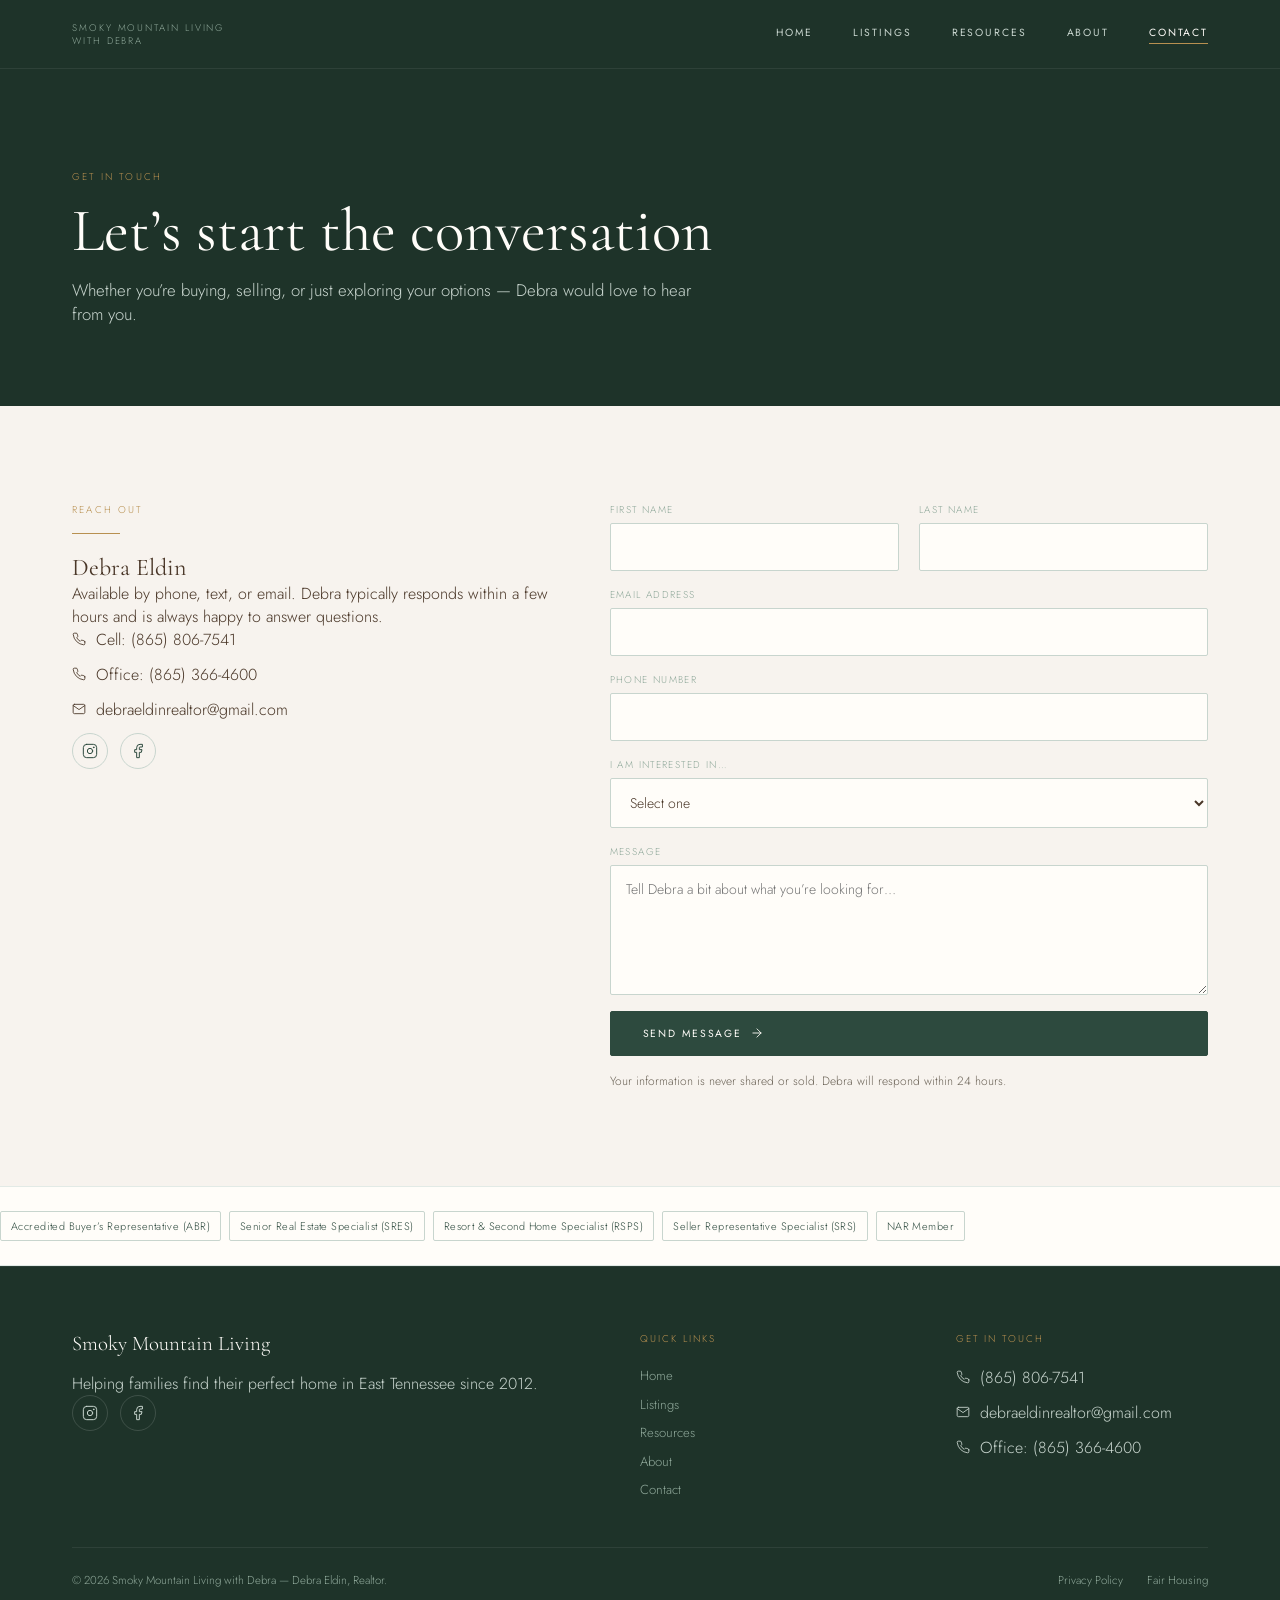
<file: pages/contact.html>
<!DOCTYPE html>
<html lang="en">
<head>
  <meta charset="UTF-8">
  <meta name="viewport" content="width=device-width, initial-scale=1">
  <title>Contact | Smoky Mountain Living with Debra</title>
  <meta name="description" content="Contact Debra Eldin by phone at (865) 806-7541, by email, or with the form. She works with buyers and sellers in East Tennessee.">
  <link rel="canonical" href="https://www.debraeldinrealtor.com/pages/contact.html">
  <link rel="icon" type="image/png" href="../assets/favicon.png">
  <link rel="stylesheet" href="../css/style.css">
  <link rel="preconnect" href="https://fonts.googleapis.com">
  <link rel="preconnect" href="https://fonts.gstatic.com" crossorigin>
</head>
<body>
  <nav class="site-nav" aria-label="Main navigation">
    <div class="nav-inner">
      <a href="../index.html" class="nav-brand">
        <span class="nav-brand-main">Smoky Mountain Living</span>
        <span class="nav-brand-sub">with Debra</span>
      </a>
      <div class="nav-links">
        <a href="../index.html">Home</a>
        <a href="listings.html">Listings</a>
        <a href="resources.html">Resources</a>
        <a href="about.html">About</a>
        <a href="contact.html">Contact</a>
      </div>
      <button class="nav-toggle" aria-label="Toggle menu"><span></span><span></span><span></span></button>
    </div>
    <div class="nav-drawer">
      <a href="../index.html">Home</a>
      <a href="listings.html">Listings</a>
      <a href="resources.html">Resources</a>
      <a href="about.html">About</a>
      <a href="contact.html">Contact</a>
    </div>
  </nav>
  <main id="main-content">

    <section class="page-hero page-hero-white" style="--cream:var(--white)" aria-label="Contact hero">
      <div class="container">
        <span class="section-tag">Get in touch</span>
        <h1>Let&rsquo;s start the conversation</h1>
        <p>Whether you&rsquo;re buying, selling, or just exploring your options &mdash; Debra would love to hear from you.</p>
      </div>
    </section>

    <section class="section section-pine">
      <div class="container">
        <div class="contact-grid">
          <div class="contact-info reveal">
            <span class="section-tag">Reach out</span>
            <span class="gold-bar"></span>
            <h2>Debra Eldin</h2>
            <p>Available by phone, text, or email. Debra typically responds within a few hours and is always happy to answer questions.</p>
            <div class="contact-details">
              <div class="contact-row">
                <svg xmlns="http://www.w3.org/2000/svg" width="14" height="14" viewBox="0 0 24 24" fill="none" stroke="currentColor" stroke-width="1.5" stroke-linecap="round" stroke-linejoin="round" aria-hidden="true"><path d="M22 16.92v3a2 2 0 0 1-2.18 2A19.79 19.79 0 0 1 2.11 4.18 2 2 0 0 1 4.11 2h3a2 2 0 0 1 2 1.72c.127.96.361 1.903.7 2.81a2 2 0 0 1-.45 2.11L8.09 9.91a16 16 0 0 0 6 6l1.27-1.27a2 2 0 0 1 2.11-.45c.907.339 1.85.573 2.81.7A2 2 0 0 1 22 16.92z"/></svg>
                <span>Cell: (865) 806-7541</span>
              </div>
              <div class="contact-row">
                <svg xmlns="http://www.w3.org/2000/svg" width="14" height="14" viewBox="0 0 24 24" fill="none" stroke="currentColor" stroke-width="1.5" stroke-linecap="round" stroke-linejoin="round" aria-hidden="true"><path d="M22 16.92v3a2 2 0 0 1-2.18 2A19.79 19.79 0 0 1 2.11 4.18 2 2 0 0 1 4.11 2h3a2 2 0 0 1 2 1.72c.127.96.361 1.903.7 2.81a2 2 0 0 1-.45 2.11L8.09 9.91a16 16 0 0 0 6 6l1.27-1.27a2 2 0 0 1 2.11-.45c.907.339 1.85.573 2.81.7A2 2 0 0 1 22 16.92z"/></svg>
                <span>Office: (865) 366-4600</span>
              </div>
              <div class="contact-row">
                <svg xmlns="http://www.w3.org/2000/svg" width="14" height="14" viewBox="0 0 24 24" fill="none" stroke="currentColor" stroke-width="1.5" stroke-linecap="round" stroke-linejoin="round" aria-hidden="true"><path d="M4 4h16c1.1 0 2 .9 2 2v12c0 1.1-.9 2-2 2H4c-1.1 0-2-.9-2-2V6c0-1.1.9-2 2-2z"/><polyline points="22,6 12,13 2,6"/></svg>
                <span>debraeldinrealtor@gmail.com</span>
              </div>
            </div>
            <div class="contact-social">
              <a href="https://www.instagram.com/debraeldinrealtor" target="_blank" rel="noopener" class="social-btn" aria-label="Instagram"><svg xmlns="http://www.w3.org/2000/svg" width="16" height="16" viewBox="0 0 24 24" fill="none" stroke="currentColor" stroke-width="1.5" stroke-linecap="round" stroke-linejoin="round"><rect x="2" y="2" width="20" height="20" rx="5"/><circle cx="12" cy="12" r="4"/><circle cx="17.5" cy="6.5" r="0.5" fill="currentColor"/></svg></a>
              <a href="https://www.facebook.com/debra.eldin.realtor.2024" target="_blank" rel="noopener" class="social-btn" aria-label="Facebook"><svg xmlns="http://www.w3.org/2000/svg" width="16" height="16" viewBox="0 0 24 24" fill="none" stroke="currentColor" stroke-width="1.5" stroke-linecap="round" stroke-linejoin="round"><path d="M18 2h-3a5 5 0 0 0-5 5v3H7v4h3v8h4v-8h3l1-4h-4V7a1 1 0 0 1 1-1h3z"/></svg></a>
            </div>
          </div>
          <div class="reveal reveal-d1">
            <form class="contact-form" action="https://formspree.io/f/xpqeaarv" method="POST">
              <p id="formStatus" class="form-status" role="status" aria-live="polite"></p>
              <input type="text" name="_gotcha" tabindex="-1" autocomplete="off" aria-hidden="true" style="display:none">
              <div class="form-row">
                <div class="form-group">
                  <label for="first-name">First name</label>
                  <input type="text" id="first-name" name="first_name" autocomplete="given-name" required>
                </div>
                <div class="form-group">
                  <label for="last-name">Last name</label>
                  <input type="text" id="last-name" name="last_name" autocomplete="family-name" required>
                </div>
              </div>
              <div class="form-group">
                <label for="email">Email address</label>
                <input type="email" id="email" name="email" autocomplete="email" required>
              </div>
              <div class="form-group">
                <label for="phone">Phone number</label>
                <input type="tel" id="phone" name="phone" autocomplete="tel">
              </div>
              <div class="form-group">
                <label for="interest">I am interested in&hellip;</label>
                <select id="interest" name="interest">
                  <option value="">Select one</option>
                  <option value="buying">Buying a home</option>
                  <option value="selling">Selling my home</option>
                  <option value="both">Buying &amp; selling</option>
                  <option value="relocation">Relocation to East Tennessee</option>
                  <option value="second-home">Second home / vacation property</option>
                  <option value="other">Just have a question</option>
                </select>
              </div>
              <div class="form-group">
                <label for="message">Message</label>
                <textarea id="message" name="message" placeholder="Tell Debra a bit about what you&rsquo;re looking for&hellip;" required></textarea>
              </div>
              <button type="submit" class="btn btn-pine form-submit"><span>Send message</span><svg xmlns="http://www.w3.org/2000/svg" width="14" height="14" viewBox="0 0 24 24" fill="none" stroke="currentColor" stroke-width="1.5" stroke-linecap="round" stroke-linejoin="round" aria-hidden="true"><line x1="5" y1="12" x2="19" y2="12"/><polyline points="12 5 19 12 12 19"/></svg></button>
              <p class="form-notice">Your information is never shared or sold. Debra will respond within 24 hours.</p>
            </form>
          </div>
        </div>
      </div>
    </section>

    <section class="cred-strip">
      <div class="cred-strip-inner">
        <span class="cred-pill-sm">Accredited Buyer&rsquo;s Representative (ABR)</span>
        <span class="cred-pill-sm">Senior Real Estate Specialist (SRES)</span>
        <span class="cred-pill-sm">Resort &amp; Second Home Specialist (RSPS)</span>
        <span class="cred-pill-sm">Seller Representative Specialist (SRS)</span>
        <span class="cred-pill-sm">NAR Member</span>
      </div>
    </section>

  </main>
  <footer class="site-footer">
    <div class="container">
      <div class="footer-grid">
        <div>
          <p class="footer-brand-name">Smoky Mountain Living</p>
          <p>Helping families find their perfect home in East Tennessee since 2012.</p>
          <div class="footer-social">
            <a href="https://www.instagram.com/debraeldinrealtor" target="_blank" rel="noopener" class="social-btn" aria-label="Instagram"><svg xmlns="http://www.w3.org/2000/svg" width="16" height="16" viewBox="0 0 24 24" fill="none" stroke="currentColor" stroke-width="1.5" stroke-linecap="round" stroke-linejoin="round"><rect x="2" y="2" width="20" height="20" rx="5"/><circle cx="12" cy="12" r="4"/><circle cx="17.5" cy="6.5" r="0.5" fill="currentColor"/></svg></a>
            <a href="https://www.facebook.com/debra.eldin.realtor.2024" target="_blank" rel="noopener" class="social-btn" aria-label="Facebook"><svg xmlns="http://www.w3.org/2000/svg" width="16" height="16" viewBox="0 0 24 24" fill="none" stroke="currentColor" stroke-width="1.5" stroke-linecap="round" stroke-linejoin="round"><path d="M18 2h-3a5 5 0 0 0-5 5v3H7v4h3v8h4v-8h3l1-4h-4V7a1 1 0 0 1 1-1h3z"/></svg></a>
          </div>
        </div>
        <div>
          <p class="footer-heading">Quick links</p>
          <nav class="footer-links" aria-label="Footer navigation">
            <a href="../index.html">Home</a>
            <a href="listings.html">Listings</a>
            <a href="resources.html">Resources</a>
            <a href="about.html">About</a>
            <a href="contact.html">Contact</a>
          </nav>
        </div>
        <div>
          <p class="footer-heading">Get in touch</p>
          <div class="footer-contact-col">
            <div class="footer-contact-row"><svg xmlns="http://www.w3.org/2000/svg" width="14" height="14" viewBox="0 0 24 24" fill="none" stroke="currentColor" stroke-width="1.5" stroke-linecap="round" stroke-linejoin="round" aria-hidden="true"><path d="M22 16.92v3a2 2 0 0 1-2.18 2A19.79 19.79 0 0 1 2.11 4.18 2 2 0 0 1 4.11 2h3a2 2 0 0 1 2 1.72c.127.96.361 1.903.7 2.81a2 2 0 0 1-.45 2.11L8.09 9.91a16 16 0 0 0 6 6l1.27-1.27a2 2 0 0 1 2.11-.45c.907.339 1.85.573 2.81.7A2 2 0 0 1 22 16.92z"/></svg><span>(865) 806-7541</span></div>
            <div class="footer-contact-row"><svg xmlns="http://www.w3.org/2000/svg" width="14" height="14" viewBox="0 0 24 24" fill="none" stroke="currentColor" stroke-width="1.5" stroke-linecap="round" stroke-linejoin="round" aria-hidden="true"><path d="M4 4h16c1.1 0 2 .9 2 2v12c0 1.1-.9 2-2 2H4c-1.1 0-2-.9-2-2V6c0-1.1.9-2 2-2z"/><polyline points="22,6 12,13 2,6"/></svg><span>debraeldinrealtor@gmail.com</span></div>
            <div class="footer-contact-row"><svg xmlns="http://www.w3.org/2000/svg" width="14" height="14" viewBox="0 0 24 24" fill="none" stroke="currentColor" stroke-width="1.5" stroke-linecap="round" stroke-linejoin="round" aria-hidden="true"><path d="M22 16.92v3a2 2 0 0 1-2.18 2A19.79 19.79 0 0 1 2.11 4.18 2 2 0 0 1 4.11 2h3a2 2 0 0 1 2 1.72c.127.96.361 1.903.7 2.81a2 2 0 0 1-.45 2.11L8.09 9.91a16 16 0 0 0 6 6l1.27-1.27a2 2 0 0 1 2.11-.45c.907.339 1.85.573 2.81.7A2 2 0 0 1 22 16.92z"/></svg><span>Office: (865) 366-4600</span></div>
          </div>
        </div>
      </div>
      <div class="footer-bottom">
        <p class="footer-copy">&copy; 2026 Smoky Mountain Living with Debra &mdash; Debra Eldin, Realtor.</p>
        <div class="footer-legal"><a href="privacy-policy.html">Privacy Policy</a><a href="fair-housing.html">Fair Housing</a></div>
      </div>
    </div>
  </footer>
  <script src="../js/main.js"></script>
</body>
</html>
</file>
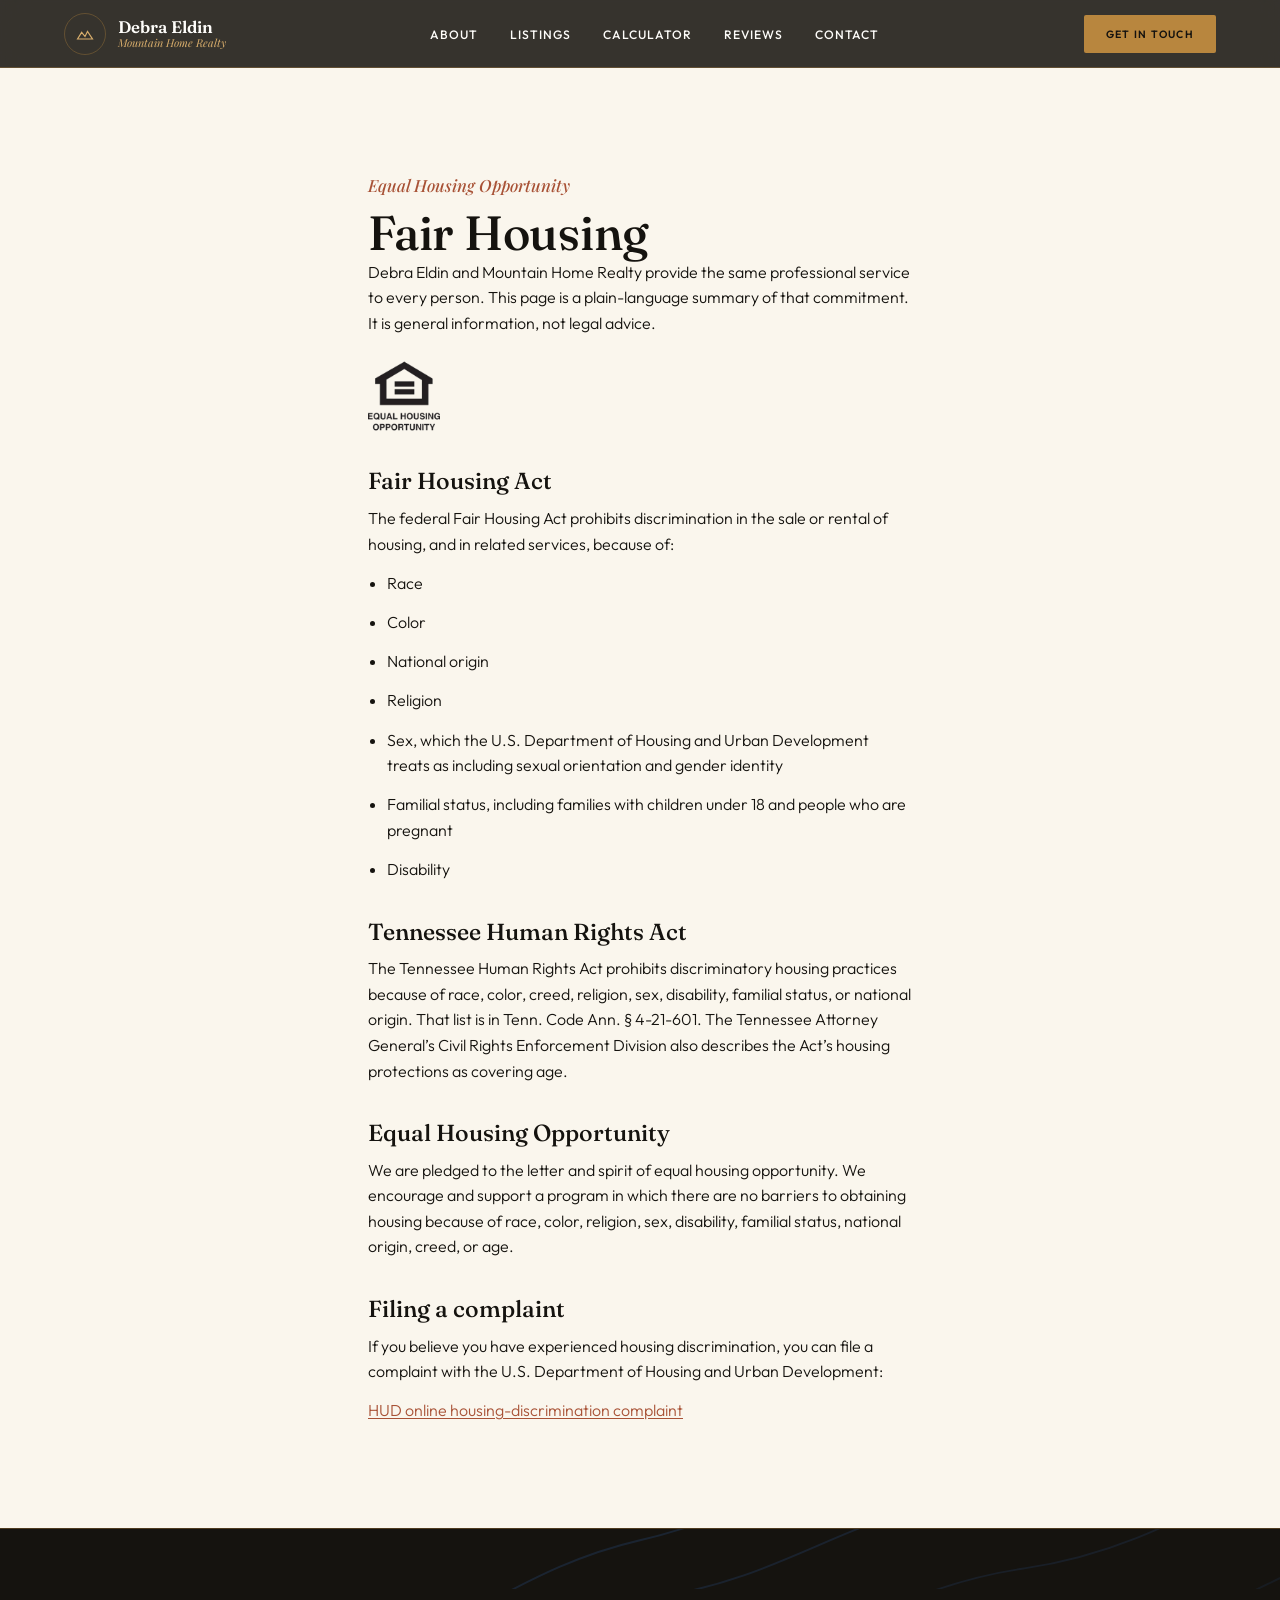
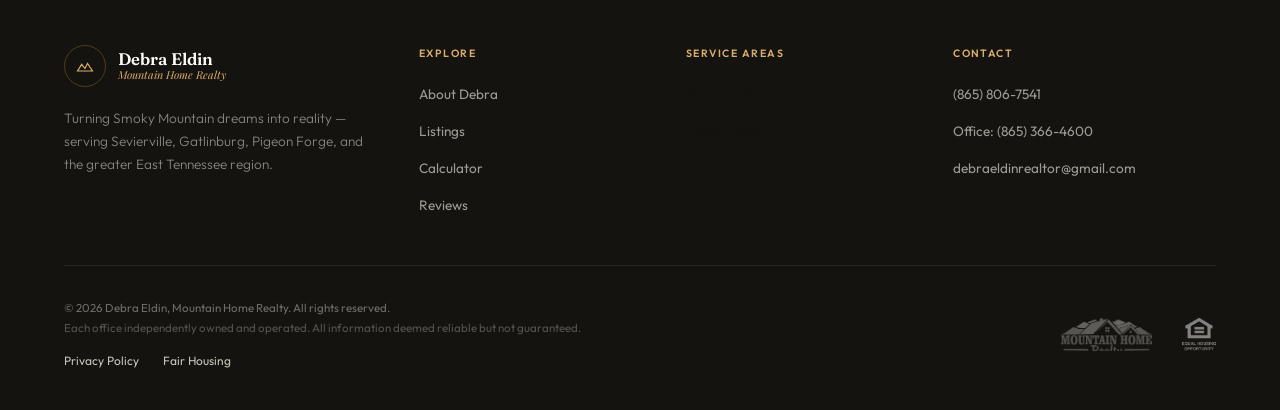
<file: pages/fair-housing.html>
<!DOCTYPE html>
<html lang="en">
<head>
<meta charset="UTF-8">
<meta name="viewport" content="width=device-width, initial-scale=1.0">
<title>Fair Housing | Debra Eldin</title>
<meta name="description" content="Equal Housing Opportunity statement for Debra Eldin, covering the Fair Housing Act and the Tennessee Human Rights Act.">
<link rel="canonical" href="https://www.debraeldinrealtor.com/pages/fair-housing.html">
<link rel="icon" type="image/png" href="../assets/favicon.png">
<link rel="preconnect" href="https://fonts.googleapis.com">
<link rel="preconnect" href="https://fonts.gstatic.com" crossorigin>
<link href="https://fonts.googleapis.com/css2?family=Fraunces:ital,opsz,wght@0,9..144,400;0,9..144,600;1,9..144,500&family=Playfair+Display:ital,wght@0,400;1,500&family=Outfit:wght@300;400;500;600&display=swap" rel="stylesheet">
<link rel="stylesheet" href="../css/00-tokens.css">
<link rel="stylesheet" href="../css/01-nav-hero.css">
<link rel="stylesheet" href="../css/02-sections.css">
<link rel="stylesheet" href="../css/03-footer-admin-motion.css">
<style>
  .legal-copy { max-width: 42rem; }
  .legal-copy h2 { font-size: 1.45rem; margin: 2.25rem 0 0.75rem; }
  .legal-copy p, .legal-copy li { font-weight: 300; margin-bottom: 0.85rem; }
  .legal-copy ul { padding-left: 1.2rem; }
  .legal-copy a { color: var(--clay); text-decoration: underline; text-underline-offset: 0.15em; }
  .eho-mark { width: 72px; height: 72px; margin-top: 1.5rem; }
</style>
</head>
<body class="property-page">
<a href="#main" class="sr-only">Skip to content</a>
<nav class="nav solid" id="siteNav" aria-label="Main navigation">
  <div class="nav-bar">
    <a href="../index.html#top" class="nav-brand">
      <span class="nav-mark"><svg width="20" height="20" viewBox="0 0 24 24" fill="none" stroke="#D9AE6C" stroke-width="1.4"><path d="M3 18l5-8 4 5 3-6 6 9H3z"/></svg></span>
      <span class="nav-brand-text">
        <span class="nav-brand-main">Debra Eldin</span>
        <span class="nav-brand-sub">Mountain Home Realty</span>
      </span>
    </a>
    <ul class="nav-links">
      <li><a href="../index.html#about">About</a></li>
      <li><a href="../index.html#listings">Listings</a></li>
      <li><a href="../index.html#calculator">Calculator</a></li>
      <li><a href="../index.html#testimonials">Reviews</a></li>
      <li><a href="../index.html#contact">Contact</a></li>
    </ul>
    <a href="../index.html#contact" class="nav-cta">Get in Touch</a>
    <button class="nav-toggle" id="navToggle" aria-label="Menu" aria-expanded="false" aria-controls="navDrawer"><span></span><span></span><span></span></button>
  </div>
  <div class="nav-drawer" id="navDrawer" inert>
    <a href="../index.html#about">About</a>
    <a href="../index.html#listings">Listings</a>
    <a href="../index.html#calculator">Calculator</a>
    <a href="../index.html#testimonials">Reviews</a>
    <a href="../index.html#contact">Contact</a>
  </div>
</nav>
<main id="main">
  <section class="section section-linen">
    <div class="wrap legal-copy">
      <span class="kicker">Equal Housing Opportunity</span>
      <h1 class="h-section">Fair Housing</h1>
      <p>Debra Eldin and Mountain Home Realty provide the same professional service to every person. This page is a plain-language summary of that commitment. It is general information, not legal advice.</p>
      <img class="eho-mark" src="../assets/eho-logo.webp" alt="Equal Housing Opportunity" width="200" height="200">

      <h2>Fair Housing Act</h2>
      <p>The federal Fair Housing Act prohibits discrimination in the sale or rental of housing, and in related services, because of:</p>
      <ul>
        <li>Race</li>
        <li>Color</li>
        <li>National origin</li>
        <li>Religion</li>
        <li>Sex, which the U.S. Department of Housing and Urban Development treats as including sexual orientation and gender identity</li>
        <li>Familial status, including families with children under 18 and people who are pregnant</li>
        <li>Disability</li>
      </ul>

      <h2>Tennessee Human Rights Act</h2>
      <p>The Tennessee Human Rights Act prohibits discriminatory housing practices because of race, color, creed, religion, sex, disability, familial status, or national origin. That list is in Tenn. Code Ann. § 4-21-601. The Tennessee Attorney General’s Civil Rights Enforcement Division also describes the Act’s housing protections as covering age.</p>

      <h2>Equal Housing Opportunity</h2>
      <p>We are pledged to the letter and spirit of equal housing opportunity. We encourage and support a program in which there are no barriers to obtaining housing because of race, color, religion, sex, disability, familial status, national origin, creed, or age.</p>

      <h2>Filing a complaint</h2>
      <p>If you believe you have experienced housing discrimination, you can file a complaint with the U.S. Department of Housing and Urban Development:</p>
      <p><a href="https://www.hud.gov/program_offices/fair_housing_equal_opp/online-complaint">HUD online housing-discrimination complaint</a></p>
    </div>
  </section>
</main>
<footer class="footer">
  <div class="topo-divider footer-topo" style="background-image:url('../assets/topo.svg')" aria-hidden="true"></div>
  <div class="wrap">
    <div class="footer-grid">
      <div>
        <div class="footer-brand">
          <span class="nav-mark"><svg width="20" height="20" viewBox="0 0 24 24" fill="none" stroke="#D9AE6C" stroke-width="1.4"><path d="M3 18l5-8 4 5 3-6 6 9H3z"/></svg></span>
          <span class="nav-brand-text"><span class="nav-brand-main">Debra Eldin</span><span class="nav-brand-sub">Mountain Home Realty</span></span>
        </div>
        <p class="footer-tagline">Turning Smoky Mountain dreams into reality — serving Sevierville, Gatlinburg, Pigeon Forge, and the greater East Tennessee region.</p>
      </div>
      <div>
        <div class="footer-heading">Explore</div>
        <ul class="footer-links">
          <li><a href="../index.html#about">About Debra</a></li>
          <li><a href="../index.html#listings">Listings</a></li>
          <li><a href="../index.html#calculator">Calculator</a></li>
          <li><a href="../index.html#testimonials">Reviews</a></li>
        </ul>
      </div>
      <div>
        <div class="footer-heading">Service Areas</div>
        <ul class="footer-links">
          <li>Sevierville</li>
          <li>Gatlinburg</li>
          <li>Pigeon Forge</li>
          <li>Greater East Tennessee</li>
        </ul>
      </div>
      <div>
        <div class="footer-heading">Contact</div>
        <ul class="footer-links">
          <li><a href="tel:8658067541">(865) 806-7541</a></li>
          <li><a href="tel:8653664600">Office: (865) 366-4600</a></li>
          <li><a href="mailto:debraeldinrealtor@gmail.com">debraeldinrealtor@gmail.com</a></li>
        </ul>
      </div>
    </div>
    <div class="footer-bottom">
      <div>
        <p class="footer-copy">&copy; <span id="yearNow"></span> Debra Eldin, Mountain Home Realty. All rights reserved.<br><span style="opacity:0.7">Each office independently owned and operated. All information deemed reliable but not guaranteed.</span></p>
        <nav class="footer-legal" aria-label="Legal"><a href="privacy-policy.html">Privacy Policy</a><a href="fair-housing.html">Fair Housing</a></nav>
      </div>
      <div class="footer-logos">
        <img src="../assets/mhr-logo-white.png" alt="Mountain Home Realty" width="1920" height="626" loading="lazy" decoding="async">
        <img src="../assets/eho-logo.webp" alt="Equal Housing Opportunity" width="200" height="200" loading="lazy" decoding="async" style="filter:invert(1)">
      </div>
    </div>
  </div>
</footer>
<script>
(function () {
  var toggle = document.getElementById('navToggle');
  var drawer = document.getElementById('navDrawer');
  if (toggle && drawer) {
    toggle.addEventListener('click', function () {
      var opening = !drawer.classList.contains('open');
      toggle.classList.toggle('open', opening);
      drawer.classList.toggle('open', opening);
      drawer.inert = !opening;
      toggle.setAttribute('aria-expanded', String(opening));
      document.body.style.overflow = opening ? 'hidden' : '';
    });
    drawer.querySelectorAll('a').forEach(function (a) {
      a.addEventListener('click', function () {
        toggle.classList.remove('open');
        drawer.classList.remove('open');
        drawer.inert = true;
        toggle.setAttribute('aria-expanded', 'false');
        document.body.style.overflow = '';
      });
    });
  }
  var year = document.getElementById('yearNow');
  if (year) year.textContent = new Date().getFullYear();
})();
</script>
</body>
</html>
</file>
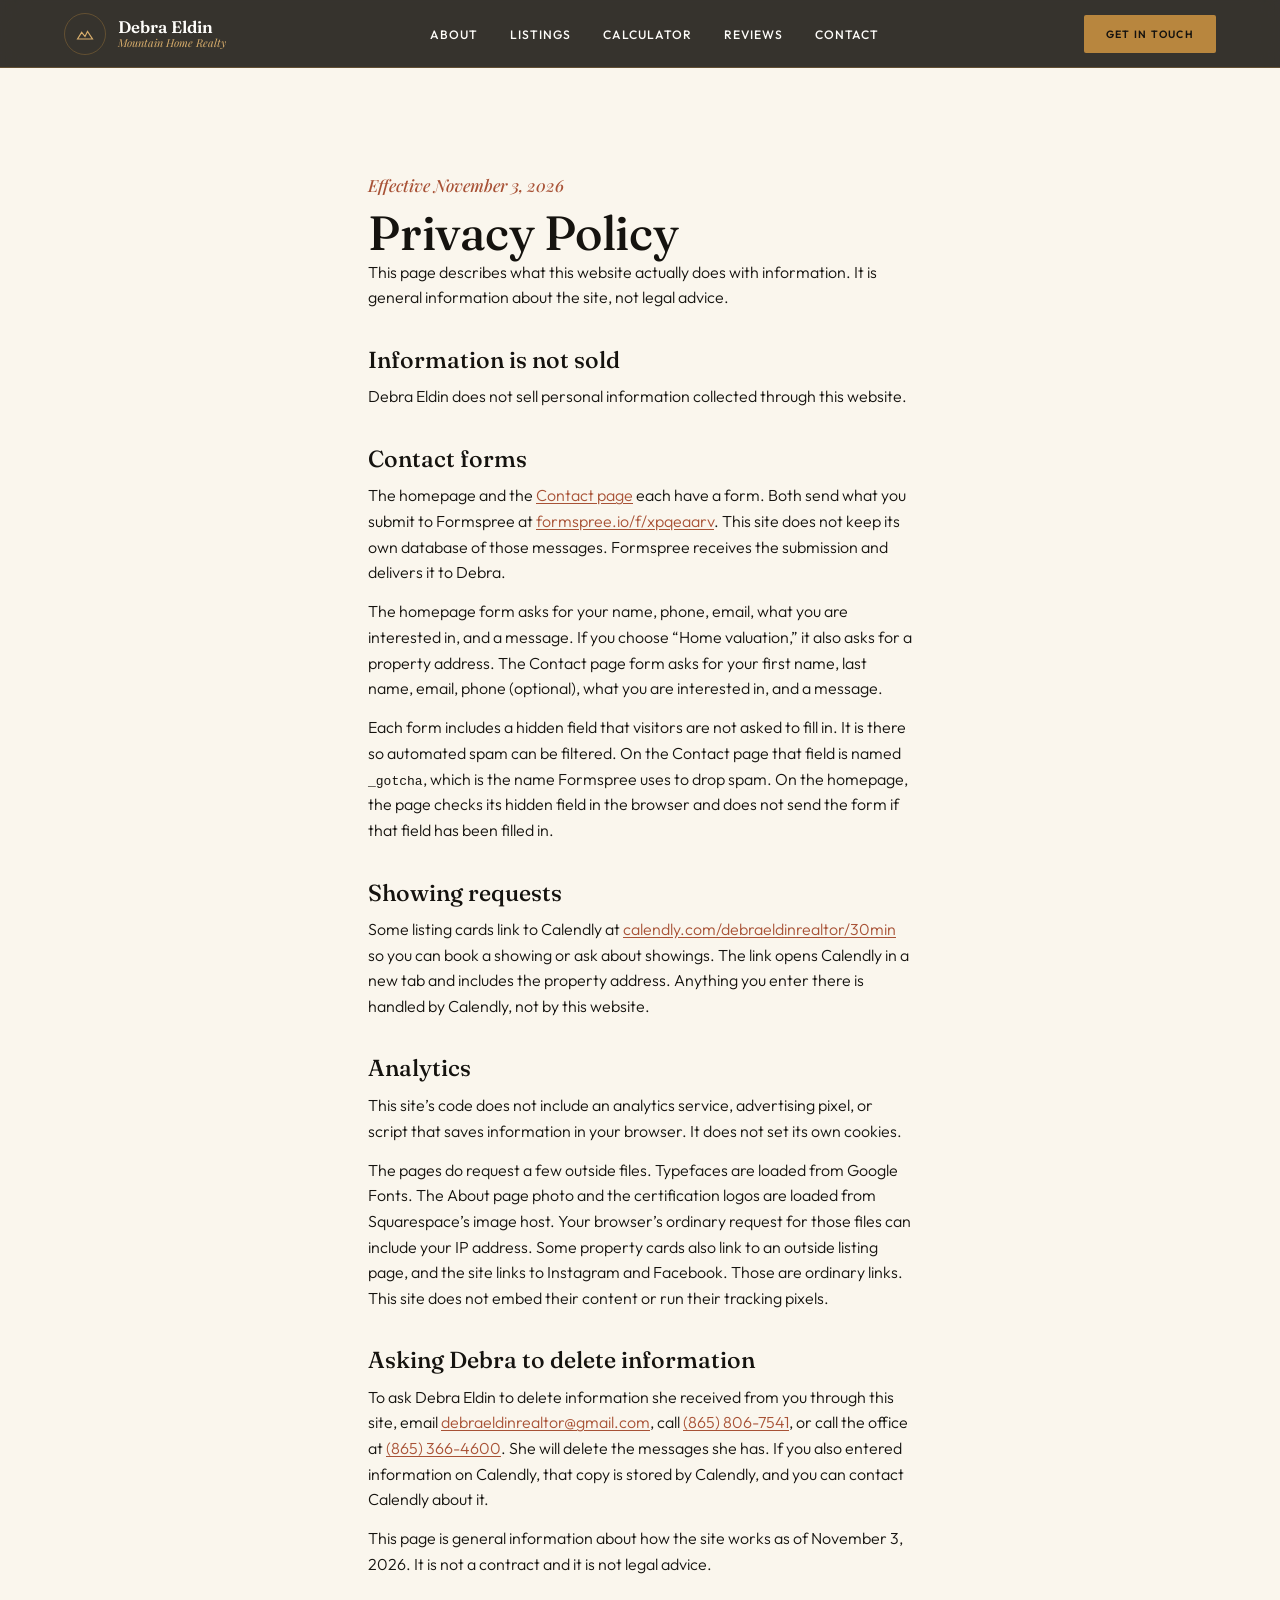
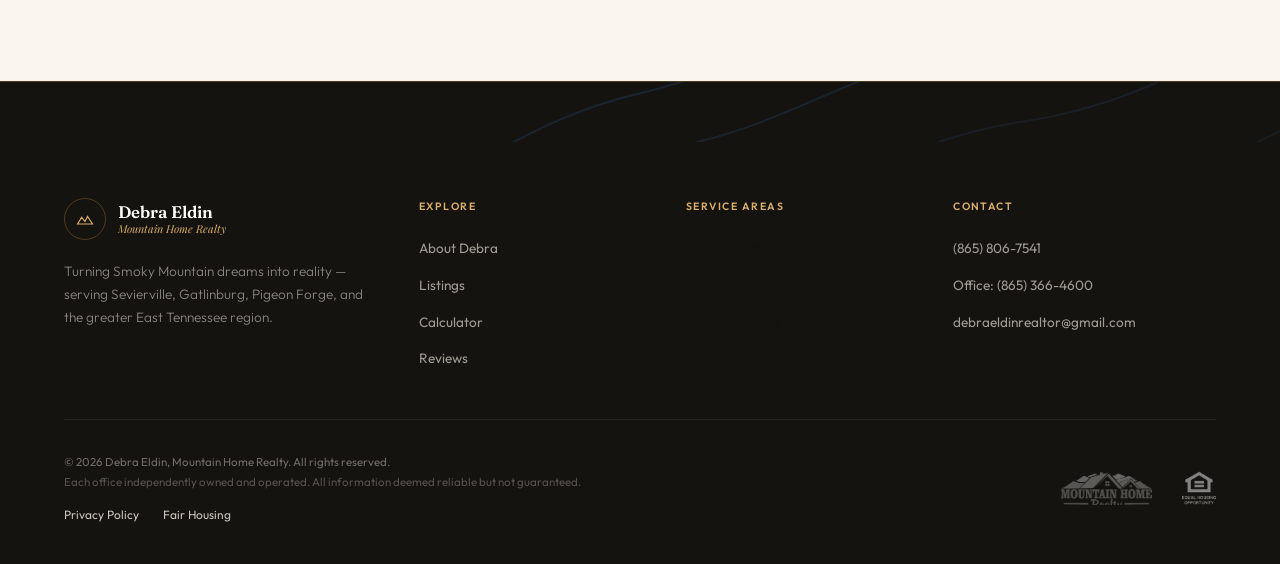
<file: pages/privacy-policy.html>
<!DOCTYPE html>
<html lang="en">
<head>
<meta charset="UTF-8">
<meta name="viewport" content="width=device-width, initial-scale=1.0">
<title>Privacy Policy | Debra Eldin</title>
<meta name="description" content="How www.debraeldinrealtor.com handles contact-form messages and showing requests. General information, not legal advice. Effective November 3, 2026.">
<link rel="canonical" href="https://www.debraeldinrealtor.com/pages/privacy-policy.html">
<link rel="icon" type="image/png" href="../assets/favicon.png">
<link rel="preconnect" href="https://fonts.googleapis.com">
<link rel="preconnect" href="https://fonts.gstatic.com" crossorigin>
<link href="https://fonts.googleapis.com/css2?family=Fraunces:ital,opsz,wght@0,9..144,400;0,9..144,600;1,9..144,500&family=Playfair+Display:ital,wght@0,400;1,500&family=Outfit:wght@300;400;500;600&display=swap" rel="stylesheet">
<link rel="stylesheet" href="../css/00-tokens.css">
<link rel="stylesheet" href="../css/01-nav-hero.css">
<link rel="stylesheet" href="../css/02-sections.css">
<link rel="stylesheet" href="../css/03-footer-admin-motion.css">
<style>
  .legal-copy { max-width: 42rem; }
  .legal-copy h2 { font-size: 1.45rem; margin: 2.25rem 0 0.75rem; }
  .legal-copy p, .legal-copy li { font-weight: 300; margin-bottom: 0.85rem; }
  .legal-copy ul { padding-left: 1.2rem; }
  .legal-copy a { color: var(--clay); text-decoration: underline; text-underline-offset: 0.15em; }
</style>
</head>
<body class="property-page">
<a href="#main" class="sr-only">Skip to content</a>
<nav class="nav solid" id="siteNav" aria-label="Main navigation">
  <div class="nav-bar">
    <a href="../index.html#top" class="nav-brand">
      <span class="nav-mark"><svg width="20" height="20" viewBox="0 0 24 24" fill="none" stroke="#D9AE6C" stroke-width="1.4"><path d="M3 18l5-8 4 5 3-6 6 9H3z"/></svg></span>
      <span class="nav-brand-text">
        <span class="nav-brand-main">Debra Eldin</span>
        <span class="nav-brand-sub">Mountain Home Realty</span>
      </span>
    </a>
    <ul class="nav-links">
      <li><a href="../index.html#about">About</a></li>
      <li><a href="../index.html#listings">Listings</a></li>
      <li><a href="../index.html#calculator">Calculator</a></li>
      <li><a href="../index.html#testimonials">Reviews</a></li>
      <li><a href="../index.html#contact">Contact</a></li>
    </ul>
    <a href="../index.html#contact" class="nav-cta">Get in Touch</a>
    <button class="nav-toggle" id="navToggle" aria-label="Menu" aria-expanded="false" aria-controls="navDrawer"><span></span><span></span><span></span></button>
  </div>
  <div class="nav-drawer" id="navDrawer" inert>
    <a href="../index.html#about">About</a>
    <a href="../index.html#listings">Listings</a>
    <a href="../index.html#calculator">Calculator</a>
    <a href="../index.html#testimonials">Reviews</a>
    <a href="../index.html#contact">Contact</a>
  </div>
</nav>
<main id="main">
  <section class="section section-linen">
    <div class="wrap legal-copy">
      <span class="kicker">Effective November 3, 2026</span>
      <h1 class="h-section">Privacy Policy</h1>
      <p>This page describes what this website actually does with information. It is general information about the site, not legal advice.</p>

      <h2>Information is not sold</h2>
      <p>Debra Eldin does not sell personal information collected through this website.</p>

      <h2>Contact forms</h2>
      <p>The homepage and the <a href="contact.html">Contact page</a> each have a form. Both send what you submit to Formspree at <a href="https://formspree.io/f/xpqeaarv">formspree.io/f/xpqeaarv</a>. This site does not keep its own database of those messages. Formspree receives the submission and delivers it to Debra.</p>
      <p>The homepage form asks for your name, phone, email, what you are interested in, and a message. If you choose “Home valuation,” it also asks for a property address. The Contact page form asks for your first name, last name, email, phone (optional), what you are interested in, and a message.</p>
      <p>Each form includes a hidden field that visitors are not asked to fill in. It is there so automated spam can be filtered. On the Contact page that field is named <code>_gotcha</code>, which is the name Formspree uses to drop spam. On the homepage, the page checks its hidden field in the browser and does not send the form if that field has been filled in.</p>

      <h2>Showing requests</h2>
      <p>Some listing cards link to Calendly at <a href="https://calendly.com/debraeldinrealtor/30min">calendly.com/debraeldinrealtor/30min</a> so you can book a showing or ask about showings. The link opens Calendly in a new tab and includes the property address. Anything you enter there is handled by Calendly, not by this website.</p>

      <h2>Analytics</h2>
      <p>This site’s code does not include an analytics service, advertising pixel, or script that saves information in your browser. It does not set its own cookies.</p>
      <p>The pages do request a few outside files. Typefaces are loaded from Google Fonts. The About page photo and the certification logos are loaded from Squarespace’s image host. Your browser’s ordinary request for those files can include your IP address. Some property cards also link to an outside listing page, and the site links to Instagram and Facebook. Those are ordinary links. This site does not embed their content or run their tracking pixels.</p>

      <h2>Asking Debra to delete information</h2>
      <p>To ask Debra Eldin to delete information she received from you through this site, email <a href="mailto:debraeldinrealtor@gmail.com">debraeldinrealtor@gmail.com</a>, call <a href="tel:8658067541">(865) 806-7541</a>, or call the office at <a href="tel:8653664600">(865) 366-4600</a>. She will delete the messages she has. If you also entered information on Calendly, that copy is stored by Calendly, and you can contact Calendly about it.</p>

      <p>This page is general information about how the site works as of November 3, 2026. It is not a contract and it is not legal advice.</p>
    </div>
  </section>
</main>
<footer class="footer">
  <div class="topo-divider footer-topo" style="background-image:url('../assets/topo.svg')" aria-hidden="true"></div>
  <div class="wrap">
    <div class="footer-grid">
      <div>
        <div class="footer-brand">
          <span class="nav-mark"><svg width="20" height="20" viewBox="0 0 24 24" fill="none" stroke="#D9AE6C" stroke-width="1.4"><path d="M3 18l5-8 4 5 3-6 6 9H3z"/></svg></span>
          <span class="nav-brand-text"><span class="nav-brand-main">Debra Eldin</span><span class="nav-brand-sub">Mountain Home Realty</span></span>
        </div>
        <p class="footer-tagline">Turning Smoky Mountain dreams into reality — serving Sevierville, Gatlinburg, Pigeon Forge, and the greater East Tennessee region.</p>
      </div>
      <div>
        <div class="footer-heading">Explore</div>
        <ul class="footer-links">
          <li><a href="../index.html#about">About Debra</a></li>
          <li><a href="../index.html#listings">Listings</a></li>
          <li><a href="../index.html#calculator">Calculator</a></li>
          <li><a href="../index.html#testimonials">Reviews</a></li>
        </ul>
      </div>
      <div>
        <div class="footer-heading">Service Areas</div>
        <ul class="footer-links">
          <li>Sevierville</li>
          <li>Gatlinburg</li>
          <li>Pigeon Forge</li>
          <li>Greater East Tennessee</li>
        </ul>
      </div>
      <div>
        <div class="footer-heading">Contact</div>
        <ul class="footer-links">
          <li><a href="tel:8658067541">(865) 806-7541</a></li>
          <li><a href="tel:8653664600">Office: (865) 366-4600</a></li>
          <li><a href="mailto:debraeldinrealtor@gmail.com">debraeldinrealtor@gmail.com</a></li>
        </ul>
      </div>
    </div>
    <div class="footer-bottom">
      <div>
        <p class="footer-copy">&copy; <span id="yearNow"></span> Debra Eldin, Mountain Home Realty. All rights reserved.<br><span style="opacity:0.7">Each office independently owned and operated. All information deemed reliable but not guaranteed.</span></p>
        <nav class="footer-legal" aria-label="Legal"><a href="privacy-policy.html">Privacy Policy</a><a href="fair-housing.html">Fair Housing</a></nav>
      </div>
      <div class="footer-logos">
        <img src="../assets/mhr-logo-white.png" alt="Mountain Home Realty" width="1920" height="626" loading="lazy" decoding="async">
        <img src="../assets/eho-logo.webp" alt="Equal Housing Opportunity" width="200" height="200" loading="lazy" decoding="async" style="filter:invert(1)">
      </div>
    </div>
  </div>
</footer>
<script>
(function () {
  var toggle = document.getElementById('navToggle');
  var drawer = document.getElementById('navDrawer');
  if (toggle && drawer) {
    toggle.addEventListener('click', function () {
      var opening = !drawer.classList.contains('open');
      toggle.classList.toggle('open', opening);
      drawer.classList.toggle('open', opening);
      drawer.inert = !opening;
      toggle.setAttribute('aria-expanded', String(opening));
      document.body.style.overflow = opening ? 'hidden' : '';
    });
    drawer.querySelectorAll('a').forEach(function (a) {
      a.addEventListener('click', function () {
        toggle.classList.remove('open');
        drawer.classList.remove('open');
        drawer.inert = true;
        toggle.setAttribute('aria-expanded', 'false');
        document.body.style.overflow = '';
      });
    });
  }
  var year = document.getElementById('yearNow');
  if (year) year.textContent = new Date().getFullYear();
})();
</script>
</body>
</html>
</file>
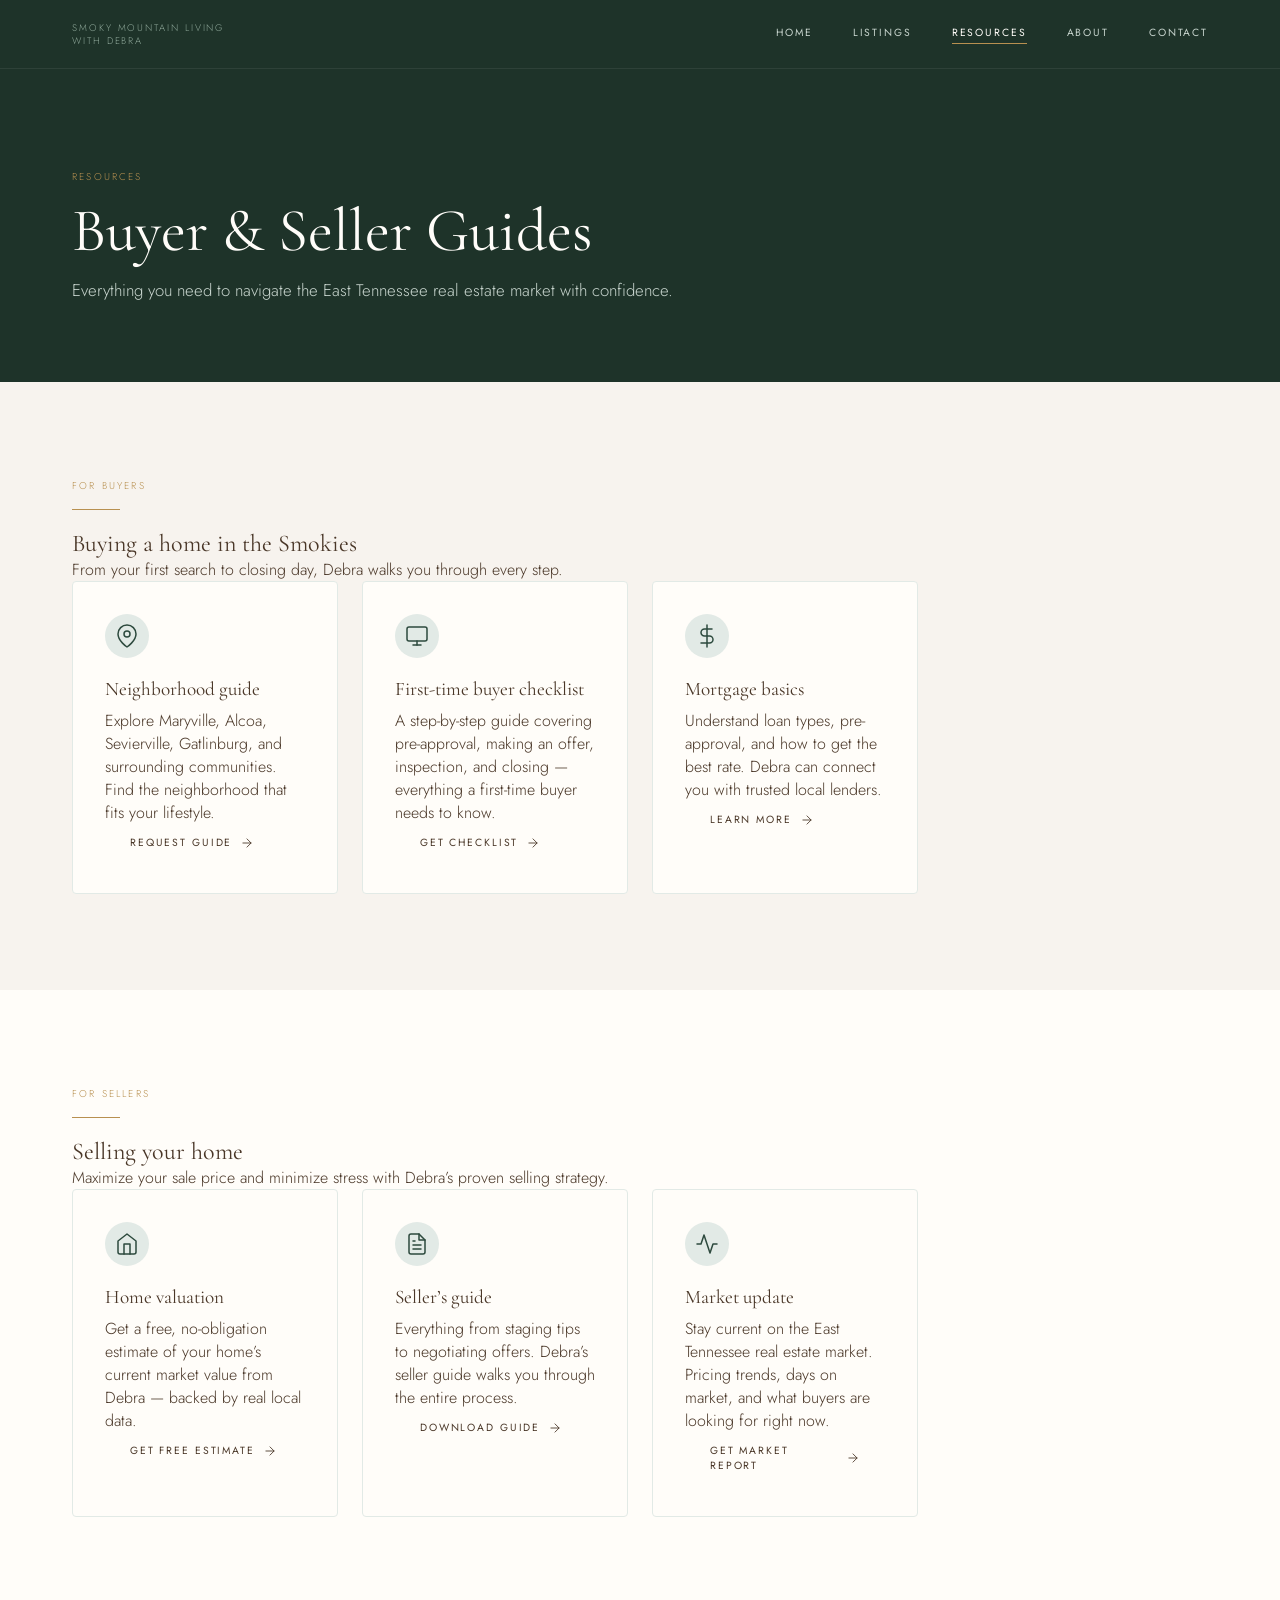
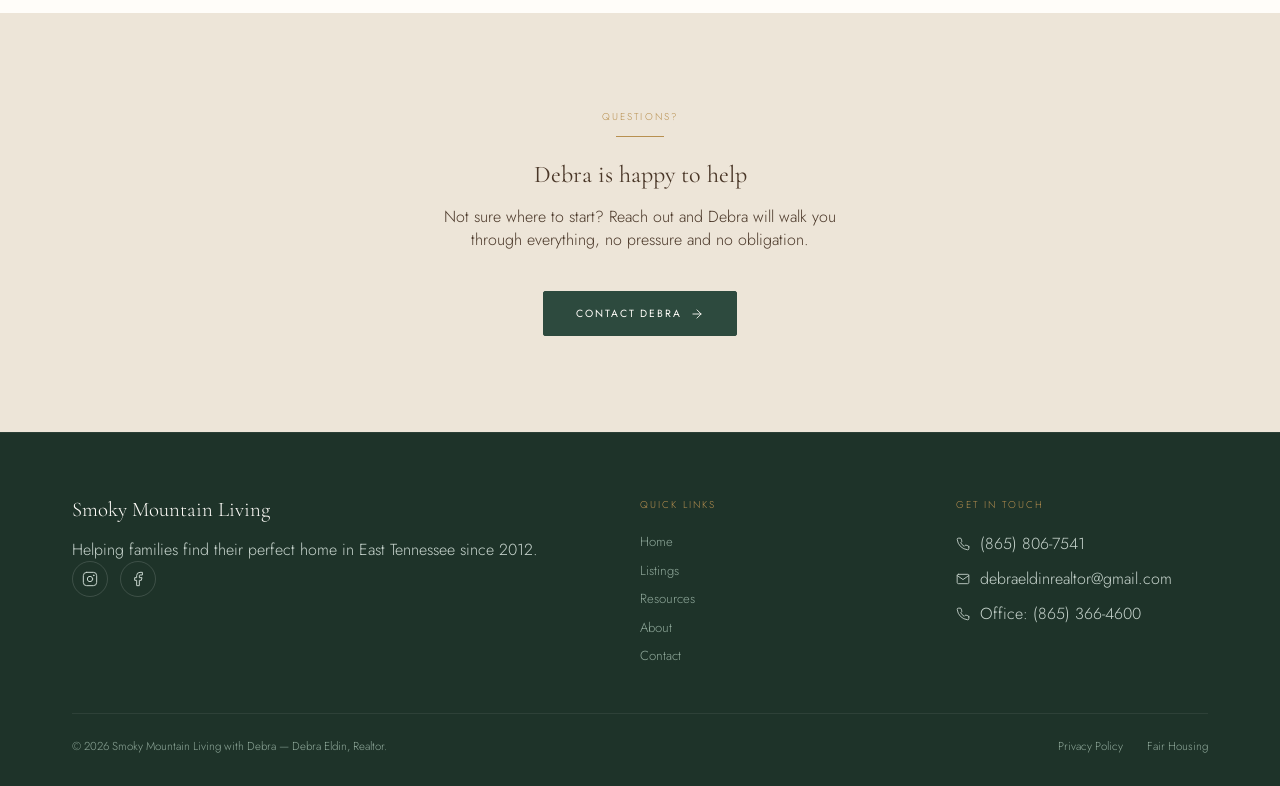
<file: pages/resources.html>
<!DOCTYPE html>
<html lang="en">
<head>
  <meta charset="UTF-8">
  <meta name="viewport" content="width=device-width, initial-scale=1">
  <title>Resources | Smoky Mountain Living with Debra</title>
  <meta name="description" content="Buyer and seller guides from Debra Eldin for the East Tennessee market, including neighborhood, first-time buyer, mortgage, valuation, and market resources.">
  <link rel="canonical" href="https://www.debraeldinrealtor.com/pages/resources.html">
  <link rel="icon" type="image/png" href="../assets/favicon.png">
  <link rel="stylesheet" href="../css/style.css">
  <link rel="preconnect" href="https://fonts.googleapis.com">
  <link rel="preconnect" href="https://fonts.gstatic.com" crossorigin>
</head>
<body>
  <nav class="site-nav" aria-label="Main navigation">
    <div class="nav-inner">
      <a href="../index.html" class="nav-brand">
        <span class="nav-brand-main">Smoky Mountain Living</span>
        <span class="nav-brand-sub">with Debra</span>
      </a>
      <div class="nav-links">
        <a href="../index.html">Home</a>
        <a href="listings.html">Listings</a>
        <a href="resources.html">Resources</a>
        <a href="about.html">About</a>
        <a href="contact.html">Contact</a>
      </div>
      <button class="nav-toggle" aria-label="Toggle menu"><span></span><span></span><span></span></button>
    </div>
    <div class="nav-drawer">
      <a href="../index.html">Home</a>
      <a href="listings.html">Listings</a>
      <a href="resources.html">Resources</a>
      <a href="about.html">About</a>
      <a href="contact.html">Contact</a>
    </div>
  </nav>
  <main id="main-content">

    <section class="page-hero" aria-label="Resources hero">
      <div class="container">
        <span class="section-tag">Resources</span>
        <h1>Buyer &amp; Seller Guides</h1>
        <p>Everything you need to navigate the East Tennessee real estate market with confidence.</p>
      </div>
    </section>

    <section class="section section-cream">
      <div class="container">
        <div class="section-header reveal">
          <span class="section-tag">For buyers</span>
          <span class="gold-bar"></span>
          <h2>Buying a home in the Smokies</h2>
          <p>From your first search to closing day, Debra walks you through every step.</p>
        </div>
        <div class="resources-grid">
          <div class="resource-card reveal reveal-d1">
            <div class="resource-icon" aria-hidden="true">
              <svg xmlns="http://www.w3.org/2000/svg" width="24" height="24" viewBox="0 0 24 24" fill="none" stroke="currentColor" stroke-width="1.5" stroke-linecap="round" stroke-linejoin="round"><path d="M21 10c0 7-9 13-9 13s-9-6-9-13a9 9 0 0 1 18 0z"/><circle cx="12" cy="10" r="3"/></svg>
            </div>
            <h3>Neighborhood guide</h3>
            <p>Explore Maryville, Alcoa, Sevierville, Gatlinburg, and surrounding communities. Find the neighborhood that fits your lifestyle.</p>
            <a href="contact.html" class="btn btn-outline" style="padding:10px 24px;font-size:.65rem"><span>Request guide</span><svg xmlns="http://www.w3.org/2000/svg" width="14" height="14" viewBox="0 0 24 24" fill="none" stroke="currentColor" stroke-width="1.5" stroke-linecap="round" stroke-linejoin="round" aria-hidden="true"><line x1="5" y1="12" x2="19" y2="12"/><polyline points="12 5 19 12 12 19"/></svg></a>
          </div>
          <div class="resource-card reveal reveal-d2">
            <div class="resource-icon" aria-hidden="true">
              <svg xmlns="http://www.w3.org/2000/svg" width="24" height="24" viewBox="0 0 24 24" fill="none" stroke="currentColor" stroke-width="1.5" stroke-linecap="round" stroke-linejoin="round"><rect x="2" y="3" width="20" height="14" rx="2"/><line x1="8" y1="21" x2="16" y2="21"/><line x1="12" y1="17" x2="12" y2="21"/></svg>
            </div>
            <h3>First-time buyer checklist</h3>
            <p>A step-by-step guide covering pre-approval, making an offer, inspection, and closing &mdash; everything a first-time buyer needs to know.</p>
            <a href="contact.html" class="btn btn-outline" style="padding:10px 24px;font-size:.65rem"><span>Get checklist</span><svg xmlns="http://www.w3.org/2000/svg" width="14" height="14" viewBox="0 0 24 24" fill="none" stroke="currentColor" stroke-width="1.5" stroke-linecap="round" stroke-linejoin="round" aria-hidden="true"><line x1="5" y1="12" x2="19" y2="12"/><polyline points="12 5 19 12 12 19"/></svg></a>
          </div>
          <div class="resource-card reveal reveal-d3">
            <div class="resource-icon" aria-hidden="true">
              <svg xmlns="http://www.w3.org/2000/svg" width="24" height="24" viewBox="0 0 24 24" fill="none" stroke="currentColor" stroke-width="1.5" stroke-linecap="round" stroke-linejoin="round"><line x1="12" y1="1" x2="12" y2="23"/><path d="M17 5H9.5a3.5 3.5 0 0 0 0 7h5a3.5 3.5 0 0 1 0 7H6"/></svg>
            </div>
            <h3>Mortgage basics</h3>
            <p>Understand loan types, pre-approval, and how to get the best rate. Debra can connect you with trusted local lenders.</p>
            <a href="contact.html" class="btn btn-outline" style="padding:10px 24px;font-size:.65rem"><span>Learn more</span><svg xmlns="http://www.w3.org/2000/svg" width="14" height="14" viewBox="0 0 24 24" fill="none" stroke="currentColor" stroke-width="1.5" stroke-linecap="round" stroke-linejoin="round" aria-hidden="true"><line x1="5" y1="12" x2="19" y2="12"/><polyline points="12 5 19 12 12 19"/></svg></a>
          </div>
        </div>
      </div>
    </section>

    <section class="section section-white">
      <div class="container">
        <div class="section-header reveal">
          <span class="section-tag">For sellers</span>
          <span class="gold-bar"></span>
          <h2>Selling your home</h2>
          <p>Maximize your sale price and minimize stress with Debra&rsquo;s proven selling strategy.</p>
        </div>
        <div class="resources-grid">
          <div class="resource-card reveal reveal-d1">
            <div class="resource-icon" aria-hidden="true">
              <svg xmlns="http://www.w3.org/2000/svg" width="24" height="24" viewBox="0 0 24 24" fill="none" stroke="currentColor" stroke-width="1.5" stroke-linecap="round" stroke-linejoin="round"><path d="M3 9l9-7 9 7v11a2 2 0 0 1-2 2H5a2 2 0 0 1-2-2z"/><polyline points="9 22 9 12 15 12 15 22"/></svg>
            </div>
            <h3>Home valuation</h3>
            <p>Get a free, no-obligation estimate of your home&rsquo;s current market value from Debra &mdash; backed by real local data.</p>
            <a href="contact.html" class="btn btn-outline" style="padding:10px 24px;font-size:.65rem"><span>Get free estimate</span><svg xmlns="http://www.w3.org/2000/svg" width="14" height="14" viewBox="0 0 24 24" fill="none" stroke="currentColor" stroke-width="1.5" stroke-linecap="round" stroke-linejoin="round" aria-hidden="true"><line x1="5" y1="12" x2="19" y2="12"/><polyline points="12 5 19 12 12 19"/></svg></a>
          </div>
          <div class="resource-card reveal reveal-d2">
            <div class="resource-icon" aria-hidden="true">
              <svg xmlns="http://www.w3.org/2000/svg" width="24" height="24" viewBox="0 0 24 24" fill="none" stroke="currentColor" stroke-width="1.5" stroke-linecap="round" stroke-linejoin="round"><path d="M14 2H6a2 2 0 0 0-2 2v16a2 2 0 0 0 2 2h12a2 2 0 0 0 2-2V8z"/><polyline points="14 2 14 8 20 8"/><line x1="16" y1="13" x2="8" y2="13"/><line x1="16" y1="17" x2="8" y2="17"/><polyline points="10 9 9 9 8 9"/></svg>
            </div>
            <h3>Seller&rsquo;s guide</h3>
            <p>Everything from staging tips to negotiating offers. Debra&rsquo;s seller guide walks you through the entire process.</p>
            <a href="contact.html" class="btn btn-outline" style="padding:10px 24px;font-size:.65rem"><span>Download guide</span><svg xmlns="http://www.w3.org/2000/svg" width="14" height="14" viewBox="0 0 24 24" fill="none" stroke="currentColor" stroke-width="1.5" stroke-linecap="round" stroke-linejoin="round" aria-hidden="true"><line x1="5" y1="12" x2="19" y2="12"/><polyline points="12 5 19 12 12 19"/></svg></a>
          </div>
          <div class="resource-card reveal reveal-d3">
            <div class="resource-icon" aria-hidden="true">
              <svg xmlns="http://www.w3.org/2000/svg" width="24" height="24" viewBox="0 0 24 24" fill="none" stroke="currentColor" stroke-width="1.5" stroke-linecap="round" stroke-linejoin="round"><polyline points="22 12 18 12 15 21 9 3 6 12 2 12"/></svg>
            </div>
            <h3>Market update</h3>
            <p>Stay current on the East Tennessee real estate market. Pricing trends, days on market, and what buyers are looking for right now.</p>
            <a href="contact.html" class="btn btn-outline" style="padding:10px 24px;font-size:.65rem"><span>Get market report</span><svg xmlns="http://www.w3.org/2000/svg" width="14" height="14" viewBox="0 0 24 24" fill="none" stroke="currentColor" stroke-width="1.5" stroke-linecap="round" stroke-linejoin="round" aria-hidden="true"><line x1="5" y1="12" x2="19" y2="12"/><polyline points="12 5 19 12 12 19"/></svg></a>
          </div>
        </div>
      </div>
    </section>

    <section class="section section-dawn">
      <div class="container" style="text-align:center">
        <div class="reveal">
          <span class="section-tag">Questions?</span>
          <span class="gold-bar" style="margin:0 auto 1.5rem"></span>
          <h2 style="margin-bottom:1rem">Debra is happy to help</h2>
          <p style="max-width:420px;margin:0 auto 2.5rem">Not sure where to start? Reach out and Debra will walk you through everything, no pressure and no obligation.</p>
          <a href="contact.html" class="btn btn-pine"><span>Contact Debra</span><svg xmlns="http://www.w3.org/2000/svg" width="14" height="14" viewBox="0 0 24 24" fill="none" stroke="currentColor" stroke-width="1.5" stroke-linecap="round" stroke-linejoin="round" aria-hidden="true"><line x1="5" y1="12" x2="19" y2="12"/><polyline points="12 5 19 12 12 19"/></svg></a>
        </div>
      </div>
    </section>

  </main>
  <footer class="site-footer">
    <div class="container">
      <div class="footer-grid">
        <div>
          <p class="footer-brand-name">Smoky Mountain Living</p>
          <p>Helping families find their perfect home in East Tennessee since 2012.</p>
          <div class="footer-social">
            <a href="https://www.instagram.com/debraeldinrealtor" target="_blank" rel="noopener" class="social-btn" aria-label="Instagram"><svg xmlns="http://www.w3.org/2000/svg" width="16" height="16" viewBox="0 0 24 24" fill="none" stroke="currentColor" stroke-width="1.5" stroke-linecap="round" stroke-linejoin="round"><rect x="2" y="2" width="20" height="20" rx="5"/><circle cx="12" cy="12" r="4"/><circle cx="17.5" cy="6.5" r="0.5" fill="currentColor"/></svg></a>
            <a href="https://www.facebook.com/debra.eldin.realtor.2024" target="_blank" rel="noopener" class="social-btn" aria-label="Facebook"><svg xmlns="http://www.w3.org/2000/svg" width="16" height="16" viewBox="0 0 24 24" fill="none" stroke="currentColor" stroke-width="1.5" stroke-linecap="round" stroke-linejoin="round"><path d="M18 2h-3a5 5 0 0 0-5 5v3H7v4h3v8h4v-8h3l1-4h-4V7a1 1 0 0 1 1-1h3z"/></svg></a>
          </div>
        </div>
        <div>
          <p class="footer-heading">Quick links</p>
          <nav class="footer-links" aria-label="Footer navigation">
            <a href="../index.html">Home</a>
            <a href="listings.html">Listings</a>
            <a href="resources.html">Resources</a>
            <a href="about.html">About</a>
            <a href="contact.html">Contact</a>
          </nav>
        </div>
        <div>
          <p class="footer-heading">Get in touch</p>
          <div class="footer-contact-col">
            <div class="footer-contact-row"><svg xmlns="http://www.w3.org/2000/svg" width="14" height="14" viewBox="0 0 24 24" fill="none" stroke="currentColor" stroke-width="1.5" stroke-linecap="round" stroke-linejoin="round" aria-hidden="true"><path d="M22 16.92v3a2 2 0 0 1-2.18 2A19.79 19.79 0 0 1 2.11 4.18 2 2 0 0 1 4.11 2h3a2 2 0 0 1 2 1.72c.127.96.361 1.903.7 2.81a2 2 0 0 1-.45 2.11L8.09 9.91a16 16 0 0 0 6 6l1.27-1.27a2 2 0 0 1 2.11-.45c.907.339 1.85.573 2.81.7A2 2 0 0 1 22 16.92z"/></svg><span>(865) 806-7541</span></div>
            <div class="footer-contact-row"><svg xmlns="http://www.w3.org/2000/svg" width="14" height="14" viewBox="0 0 24 24" fill="none" stroke="currentColor" stroke-width="1.5" stroke-linecap="round" stroke-linejoin="round" aria-hidden="true"><path d="M4 4h16c1.1 0 2 .9 2 2v12c0 1.1-.9 2-2 2H4c-1.1 0-2-.9-2-2V6c0-1.1.9-2 2-2z"/><polyline points="22,6 12,13 2,6"/></svg><span>debraeldinrealtor@gmail.com</span></div>
            <div class="footer-contact-row"><svg xmlns="http://www.w3.org/2000/svg" width="14" height="14" viewBox="0 0 24 24" fill="none" stroke="currentColor" stroke-width="1.5" stroke-linecap="round" stroke-linejoin="round" aria-hidden="true"><path d="M22 16.92v3a2 2 0 0 1-2.18 2A19.79 19.79 0 0 1 2.11 4.18 2 2 0 0 1 4.11 2h3a2 2 0 0 1 2 1.72c.127.96.361 1.903.7 2.81a2 2 0 0 1-.45 2.11L8.09 9.91a16 16 0 0 0 6 6l1.27-1.27a2 2 0 0 1 2.11-.45c.907.339 1.85.573 2.81.7A2 2 0 0 1 22 16.92z"/></svg><span>Office: (865) 366-4600</span></div>
          </div>
        </div>
      </div>
      <div class="footer-bottom">
        <p class="footer-copy">&copy; 2026 Smoky Mountain Living with Debra &mdash; Debra Eldin, Realtor.</p>
        <div class="footer-legal"><a href="privacy-policy.html">Privacy Policy</a><a href="fair-housing.html">Fair Housing</a></div>
      </div>
    </div>
  </footer>
  <script src="../js/main.js"></script>
</body>
</html>
</file>
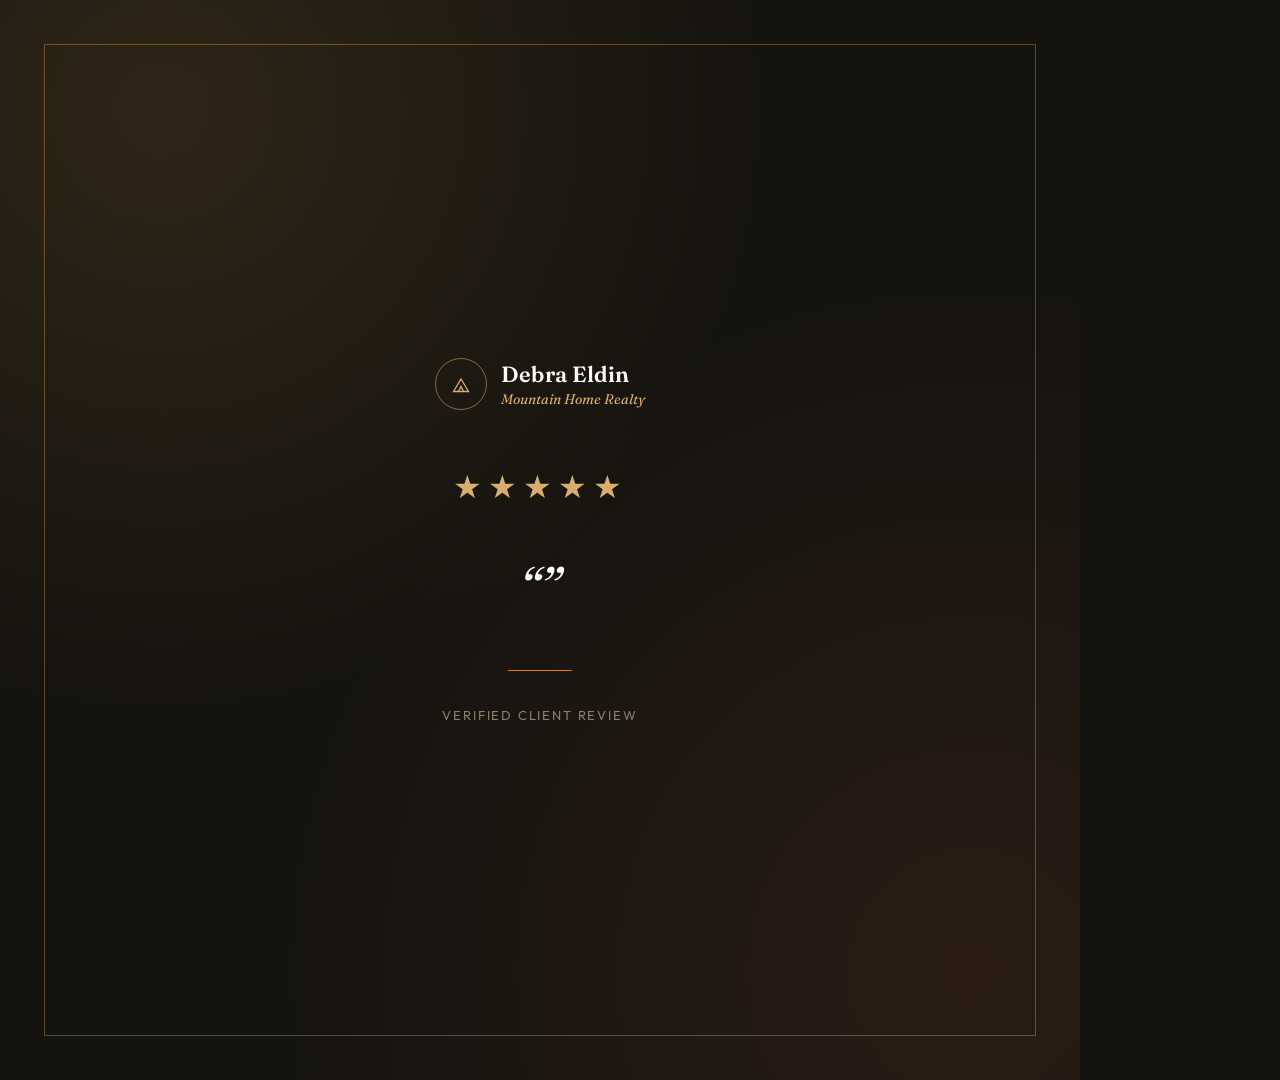
<file: tools/review-card.html>
<!DOCTYPE html>
<html>
<head>
<meta charset="UTF-8">
<title>Review Card Renderer</title>
<style>
  @import url('https://fonts.googleapis.com/css2?family=Fraunces:ital,opsz,wght@0,9..144,500;0,9..144,600;1,9..144,500&family=Outfit:wght@400;500;600&display=swap');
  * { margin:0; padding:0; box-sizing:border-box; }
  html, body { width:1080px; height:1080px; background:#15130F; }
  .card {
    width:1080px; height:1080px;
    background:
      radial-gradient(circle at 15% 10%, rgba(184,134,62,0.16), transparent 45%),
      radial-gradient(circle at 90% 90%, rgba(168,82,54,0.14), transparent 50%),
      #15130F;
    display:flex; flex-direction:column; align-items:center; justify-content:center;
    padding:100px 110px;
    position:relative;
    font-family:'Outfit',sans-serif;
    overflow:hidden;
  }
  .card::before {
    content:'';
    position:absolute; inset:44px;
    border:1px solid rgba(217,174,108,0.35);
  }
  .mark { display:flex; align-items:center; gap:14px; margin-bottom:56px; }
  .mark-ring { width:52px; height:52px; border-radius:50%; border:1px solid rgba(217,174,108,0.55); display:flex; align-items:center; justify-content:center; }
  .mark-name { font-family:'Fraunces',serif; font-weight:600; font-size:22px; color:#FEFDFA; letter-spacing:0.01em; }
  .mark-sub { font-family:'Fraunces',serif; font-style:italic; font-size:14px; color:#D9AE6C; margin-top:2px; }
  .stars { font-size:32px; letter-spacing:6px; color:#D9AE6C; margin-bottom:44px; }
  .quote {
    font-family:'Fraunces',serif; font-style:italic; font-weight:500;
    font-size:44px; line-height:1.42; color:#FEFDFA;
    text-align:center; max-width:830px;
  }
  .rule { width:64px; height:1px; background:#B8863E; margin:48px 0 28px; }
  .author { font-family:'Fraunces',serif; font-weight:600; font-size:24px; color:#FEFDFA; }
  .author-tag { font-size:13px; letter-spacing:0.14em; text-transform:uppercase; color:#8A7F6C; margin-top:8px; }
</style>
</head>
<body>
  <div class="card">
    <div class="mark">
      <div class="mark-ring"><svg width="20" height="20" viewBox="0 0 24 24" fill="none" stroke="#D9AE6C" stroke-width="1.6"><path d="M3 21l9-15 9 15H3z"/><path d="M9 21l3-6 3 6"/></svg></div>
      <div>
        <div class="mark-name">Debra Eldin</div>
        <div class="mark-sub">Mountain Home Realty</div>
      </div>
    </div>
    <div class="stars">&#9733;&#9733;&#9733;&#9733;&#9733;</div>
    <p class="quote" id="quoteText">QUOTE_PLACEHOLDER</p>
    <div class="rule"></div>
    <div class="author" id="authorText">AUTHOR_PLACEHOLDER</div>
    <div class="author-tag">Verified Client Review</div>
  </div>
<script>
  var params = new URLSearchParams(window.location.search);
  var q = params.get('q') || '';
  var a = params.get('a') || '';
  var qEl = document.getElementById('quoteText');
  var aEl = document.getElementById('authorText');
  qEl.textContent = '“' + q + '”';
  aEl.textContent = a;
  var len = q.length;
  var size = len > 340 ? 30 : len > 260 ? 34 : len > 180 ? 38 : len > 100 ? 42 : 48;
  qEl.style.fontSize = size + 'px';
  qEl.style.lineHeight = '1.5';
</script>
</body>
</html>
</file>
<file: css/style.css>
/* ============================================================
   SMOKY MOUNTAIN LIVING WITH DEBRA
   style.css — shared across all pages
   ============================================================ */

@import url('https://fonts.googleapis.com/css2?family=Cormorant+Garamond:ital,wght@0,300;0,400;0,500;1,300;1,400&family=Jost:wght@300;400;500&display=swap');

/* ── TOKENS ── */
:root {
  --pine:        #2D4A3E;
  --pine-dark:   #1E3329;
  --pine-light:  #3D6254;
  --mist:        #8FA89A;
  --fog:         #C8D5CE;
  --fog-light:   #E2EAE6;
  --dawn:        #EDE5D8;
  --cream:       #F7F3EE;
  --stone:       #6B6357;
  --bark:        #4A3728;
  --gold:        #B89050;
  --gold-light:  #D4AE78;
  --white:       #FFFDF9;
  --font-display: 'Cormorant Garamond', Georgia, serif;
  --font-body:    'Jost', sans-serif;
  --ease:  cubic-bezier(0.25, 0.46, 0.45, 0.94);
  --spring: cubic-bezier(0.34, 1.56, 0.64, 1);
}

/* ── RESET ── */
*, *::before, *::after { box-sizing: border-box; margin: 0; padding: 0; }
html { scroll-behavior: smooth; font-size: 16px; }
body {
  font-family: var(--font-body);
  font-weight: 300;
  color: var(--bark);
  background: var(--cream);
  -webkit-font-smoothing: antialiased;
}
img { display: block; max-width: 100%; height: auto; }
a { color: inherit; text-decoration: none; }

/* ── NAV ── */
.site-nav {
  position: sticky;
  top: 0;
  z-index: 100;
  background: var(--pine-dark);
  border-bottom: 1px solid rgba(255,255,255,0.07);
  transition: box-shadow 0.3s var(--ease);
}
.site-nav.scrolled { box-shadow: 0 2px 28px rgba(0,0,0,0.22); }
.nav-inner {
  max-width: 1200px;
  margin: 0 auto;
  padding: 0 2rem;
  height: 68px;
  display: flex;
  align-items: center;
  justify-content: space-between;
}
.nav-brand {
  font-family: var(--font-display);
  font-size: 1.15rem;
  font-weight: 400;
  color: var(--white);
  letter-spacing: 0.02em;
  line-height: 1.2;
  transition: color 0.25s;
}
.nav-brand span {
  display: block;
  font-family: var(--font-body);
  font-size: 0.6rem;
  font-weight: 300;
  letter-spacing: 0.2em;
  text-transform: uppercase;
  color: var(--mist);
  margin-top: 2px;
}
.nav-brand:hover { color: var(--gold-light); }
.nav-links {
  display: flex;
  align-items: center;
  gap: 2.5rem;
  list-style: none;
}
.nav-links a {
  font-size: 0.65rem;
  font-weight: 400;
  letter-spacing: 0.18em;
  text-transform: uppercase;
  color: var(--fog);
  position: relative;
  padding-bottom: 4px;
  transition: color 0.25s var(--ease);
}
.nav-links a::after {
  content: '';
  position: absolute;
  bottom: 0; left: 0; right: 0;
  height: 1px;
  background: var(--gold);
  transform: scaleX(0);
  transform-origin: left;
  transition: transform 0.3s var(--ease);
}
.nav-links a:hover,
.nav-links a.active { color: var(--white); }
.nav-links a:hover::after,
.nav-links a.active::after { transform: scaleX(1); }

/* Hamburger */
.nav-toggle {
  display: none;
  flex-direction: column;
  gap: 5px;
  background: none;
  border: none;
  cursor: pointer;
  padding: 4px;
}
.nav-toggle span {
  display: block;
  width: 24px;
  height: 1px;
  background: var(--fog);
  transition: transform 0.3s var(--ease), opacity 0.3s;
}
.nav-toggle.open span:nth-child(1) { transform: translateY(6px) rotate(45deg); }
.nav-toggle.open span:nth-child(2) { opacity: 0; }
.nav-toggle.open span:nth-child(3) { transform: translateY(-6px) rotate(-45deg); }

/* ── HERO ── */
.hero {
  position: relative;
  background: var(--pine-dark);
  min-height: 88vh;
  display: flex;
  flex-direction: column;
  justify-content: flex-end;
  overflow: hidden;
}
.hero-bg {
  position: absolute;
  inset: 0;
  background-image: url('images/hero.jpg');
  background-size: cover;
  background-position: center 30%;
  filter: brightness(0.45) saturate(0.7);
  transform: scale(1.04);
  animation: heroZoom 12s var(--ease) forwards;
}
@keyframes heroZoom {
  to { transform: scale(1); }
}
.mountain-ridge {
  position: absolute;
  bottom: -1px; left: 0; right: 0;
  z-index: 2;
  pointer-events: none;
}
.hero-content {
  position: relative;
  z-index: 3;
  max-width: 1200px;
  margin: 0 auto;
  padding: 0 2rem 6rem;
  width: 100%;
}
.hero-eyebrow {
  font-size: 0.65rem;
  letter-spacing: 0.24em;
  text-transform: uppercase;
  color: var(--gold);
  font-family: var(--font-body);
  font-weight: 400;
  margin-bottom: 1.1rem;
  animation: fadeUp 0.9s 0.3s var(--ease) both;
}
.hero-title {
  font-family: var(--font-display);
  font-size: clamp(2.8rem, 6vw, 5.2rem);
  font-weight: 300;
  color: var(--white);
  line-height: 1.08;
  letter-spacing: 0.01em;
  margin-bottom: 1.5rem;
  animation: fadeUp 0.9s 0.45s var(--ease) both;
}
.hero-title em {
  font-style: italic;
  color: var(--fog);
}
.hero-sub {
  font-size: 1rem;
  font-weight: 300;
  color: rgba(200,213,206,0.85);
  line-height: 1.75;
  max-width: 480px;
  margin-bottom: 2.5rem;
  animation: fadeUp 0.9s 0.6s var(--ease) both;
}
.hero-ctas {
  display: flex;
  gap: 1rem;
  flex-wrap: wrap;
  animation: fadeUp 0.9s 0.75s var(--ease) both;
}

/* ── BUTTONS ── */
.btn {
  display: inline-flex;
  align-items: center;
  gap: 8px;
  font-family: var(--font-body);
  font-size: 0.65rem;
  font-weight: 400;
  letter-spacing: 0.18em;
  text-transform: uppercase;
  border-radius: 2px;
  padding: 14px 32px;
  cursor: pointer;
  position: relative;
  overflow: hidden;
  transition: color 0.35s var(--ease), transform 0.2s var(--ease);
  border: 1px solid transparent;
}
.btn svg { flex-shrink: 0; transition: transform 0.25s var(--ease); }
.btn:hover svg { transform: translateX(3px); }
.btn-primary {
  background: transparent;
  color: var(--white);
  border-color: var(--white);
}
.btn-primary::before {
  content: '';
  position: absolute;
  inset: 0;
  background: var(--white);
  transform: translateX(-102%);
  transition: transform 0.4s var(--ease);
  z-index: 0;
}
.btn-primary:hover::before { transform: translateX(0); }
.btn-primary:hover { color: var(--pine-dark); }
.btn-primary > * { position: relative; z-index: 1; }
.btn-gold {
  background: transparent;
  color: var(--gold);
  border-color: var(--gold);
}
.btn-gold::before {
  content: '';
  position: absolute;
  inset: 0;
  background: var(--gold);
  transform: translateX(-102%);
  transition: transform 0.4s var(--ease);
  z-index: 0;
}
.btn-gold:hover::before { transform: translateX(0); }
.btn-gold:hover { color: var(--pine-dark); }
.btn-gold > * { position: relative; z-index: 1; }
.btn-pine {
  background: var(--pine);
  color: var(--white);
  border-color: var(--pine);
}
.btn-pine:hover { background: var(--pine-dark); border-color: var(--pine-dark); transform: translateY(-1px); }

/* ── SECTION WRAPPER ── */
.section {
  padding: 96px 0;
}
.section-inner {
  max-width: 1200px;
  margin: 0 auto;
  padding: 0 2rem;
}
.section-alt { background: var(--white); }
.section-dark {
  background: var(--pine-dark);
  color: var(--fog);
}
.section-dawn { background: var(--dawn); }

/* ── SECTION HEADINGS ── */
.section-eyebrow {
  font-size: 0.62rem;
  letter-spacing: 0.22em;
  text-transform: uppercase;
  color: var(--gold);
  font-family: var(--font-body);
  font-weight: 400;
  margin-bottom: 0.75rem;
}
.section-title {
  font-family: var(--font-display);
  font-size: clamp(1.8rem, 3.5vw, 2.8rem);
  font-weight: 400;
  color: var(--bark);
  line-height: 1.15;
  margin-bottom: 1rem;
}
.section-dark .section-title { color: var(--white); }
.section-rule {
  width: 48px;
  height: 1px;
  background: var(--gold);
  margin: 1.25rem 0 2rem;
  transition: width 0.5s var(--ease);
}
.section-body {
  font-size: 0.95rem;
  line-height: 1.8;
  color: var(--stone);
  max-width: 620px;
}
.section-dark .section-body { color: var(--mist); }

/* ── STAT BAR ── */
.stat-bar {
  background: var(--bark);
  padding: 0;
}
.stat-bar-inner {
  max-width: 1200px;
  margin: 0 auto;
  display: grid;
  grid-template-columns: repeat(4, 1fr);
}
.stat-item {
  text-align: center;
  padding: 2.5rem 1rem;
  border-right: 1px solid rgba(255,255,255,0.07);
  cursor: default;
  transition: background 0.25s;
}
.stat-item:last-child { border-right: none; }
.stat-item:hover { background: rgba(255,255,255,0.04); }
.stat-num {
  display: block;
  font-family: var(--font-display);
  font-size: 2.4rem;
  font-weight: 400;
  color: var(--dawn);
  line-height: 1;
}
.stat-label {
  display: block;
  font-size: 0.6rem;
  letter-spacing: 0.14em;
  text-transform: uppercase;
  color: var(--mist);
  margin-top: 6px;
}

/* ── LISTING CARDS ── */
.cards-grid {
  display: grid;
  grid-template-columns: repeat(auto-fill, minmax(320px, 1fr));
  gap: 2rem;
  margin-top: 3rem;
}
.listing-card {
  background: var(--white);
  border: 1px solid var(--fog-light);
  border-radius: 4px;
  overflow: hidden;
  transition:
    transform 0.35s var(--ease),
    box-shadow 0.35s var(--ease),
    border-color 0.35s;
  cursor: pointer;
}
.listing-card:hover {
  transform: translateY(-6px);
  box-shadow: 0 24px 56px rgba(45,74,62,0.13);
  border-color: var(--fog);
}
.card-image-wrap {
  position: relative;
  height: 220px;
  overflow: hidden;
  background: var(--fog-light);
}
.card-image-wrap img {
  width: 100%;
  height: 100%;
  object-fit: cover;
  filter: brightness(0.96) saturate(0.9) sepia(0.04);
  transition: transform 0.6s var(--ease), filter 0.4s;
}
.listing-card:hover .card-image-wrap img {
  transform: scale(1.05);
  filter: brightness(1) saturate(1) sepia(0);
}
.card-badge {
  position: absolute;
  top: 12px; left: 12px;
  background: var(--pine);
  color: var(--fog);
  font-size: 0.58rem;
  letter-spacing: 0.14em;
  text-transform: uppercase;
  padding: 4px 10px;
  border-radius: 2px;
  font-family: var(--font-body);
}
.card-badge.gold { background: var(--gold); color: var(--pine-dark); }
.card-body { padding: 1.25rem 1.4rem; }
.card-price {
  font-family: var(--font-display);
  font-size: 1.6rem;
  font-weight: 400;
  color: var(--bark);
  margin-bottom: 4px;
}
.card-address {
  font-size: 0.8rem;
  font-weight: 300;
  color: var(--mist);
  margin-bottom: 1rem;
}
.card-meta {
  display: flex;
  gap: 1.2rem;
  font-size: 0.78rem;
  color: var(--stone);
  padding-top: 1rem;
  border-top: 1px solid var(--fog-light);
}
.card-meta span {
  display: flex;
  align-items: center;
  gap: 5px;
}
.card-meta svg { color: var(--pine); }
.card-footer {
  display: flex;
  align-items: center;
  justify-content: space-between;
  padding: 0.9rem 1.4rem;
  background: var(--cream);
  border-top: 1px solid var(--fog-light);
}
.card-agent { font-size: 0.72rem; color: var(--mist); font-weight: 300; }
.card-cta {
  font-size: 0.65rem;
  letter-spacing: 0.12em;
  text-transform: uppercase;
  color: var(--pine);
  display: flex;
  align-items: center;
  gap: 4px;
  transition: gap 0.25s var(--ease), color 0.25s;
}
.listing-card:hover .card-cta { gap: 8px; color: var(--gold); }

/* ── ABOUT / SPLIT LAYOUT ── */
.split {
  display: grid;
  grid-template-columns: 1fr 1fr;
  gap: 5rem;
  align-items: center;
}
.split-image-wrap {
  position: relative;
}
.split-image-wrap img {
  width: 100%;
  border-radius: 4px;
  aspect-ratio: 4/5;
  object-fit: cover;
  filter: brightness(0.97) saturate(0.92) sepia(0.05);
}
.split-image-accent {
  position: absolute;
  bottom: -20px;
  right: -20px;
  width: 55%;
  aspect-ratio: 3/2;
  border: 1px solid var(--gold);
  border-radius: 4px;
  pointer-events: none;
}
.credentials {
  display: flex;
  flex-wrap: wrap;
  gap: 0.75rem;
  margin-top: 2rem;
}
.credential-badge {
  font-size: 0.6rem;
  letter-spacing: 0.12em;
  text-transform: uppercase;
  color: var(--pine);
  border: 1px solid var(--fog);
  padding: 6px 14px;
  border-radius: 2px;
  font-family: var(--font-body);
  transition: border-color 0.25s, background 0.25s;
}
.credential-badge:hover { border-color: var(--pine); background: var(--fog-light); }

/* ── TESTIMONIAL ── */
.testimonial-grid {
  display: grid;
  grid-template-columns: repeat(auto-fill, minmax(300px, 1fr));
  gap: 1.5rem;
  margin-top: 3rem;
}
.testimonial-card {
  background: var(--white);
  border: 1px solid var(--fog-light);
  border-radius: 4px;
  padding: 2rem;
  position: relative;
}
.testimonial-card::before {
  content: '\201C';
  position: absolute;
  top: 1rem; left: 1.5rem;
  font-family: var(--font-display);
  font-size: 4rem;
  color: var(--fog);
  line-height: 1;
}
.testimonial-text {
  font-family: var(--font-display);
  font-style: italic;
  font-size: 1.05rem;
  color: var(--bark);
  line-height: 1.65;
  margin-top: 1.5rem;
  margin-bottom: 1.25rem;
}
.testimonial-author {
  font-size: 0.7rem;
  letter-spacing: 0.1em;
  text-transform: uppercase;
  color: var(--mist);
}
.stars {
  color: var(--gold);
  font-size: 0.75rem;
  letter-spacing: 2px;
  margin-bottom: 0.5rem;
}

/* ── CONTACT FORM ── */
.form-grid {
  display: grid;
  grid-template-columns: 1fr 1fr;
  gap: 1.25rem;
  margin-top: 2.5rem;
}
.form-group { display: flex; flex-direction: column; gap: 6px; }
.form-group.full { grid-column: 1 / -1; }
.form-label {
  font-size: 0.62rem;
  letter-spacing: 0.14em;
  text-transform: uppercase;
  color: var(--mist);
  font-family: var(--font-body);
  font-weight: 400;
}
.form-input,
.form-textarea,
.form-select {
  font-family: var(--font-body);
  font-size: 0.875rem;
  font-weight: 300;
  color: var(--bark);
  background: var(--white);
  border: 1px solid var(--fog);
  border-radius: 2px;
  padding: 13px 15px;
  outline: none;
  transition: border-color 0.25s var(--ease), box-shadow 0.25s var(--ease);
  width: 100%;
  appearance: none;
}
.form-input:focus,
.form-textarea:focus,
.form-select:focus {
  border-color: var(--pine);
  box-shadow: 0 0 0 3px rgba(45,74,62,0.08);
}
.form-textarea { resize: vertical; min-height: 130px; }

/* ── CONTACT INFO STRIP ── */
.contact-strip {
  background: var(--pine);
  padding: 3rem 0;
}
.contact-strip-inner {
  max-width: 1200px;
  margin: 0 auto;
  padding: 0 2rem;
  display: flex;
  align-items: center;
  justify-content: space-between;
  flex-wrap: wrap;
  gap: 2rem;
}
.contact-info-items {
  display: flex;
  gap: 3rem;
  flex-wrap: wrap;
}
.contact-info-item {
  display: flex;
  align-items: center;
  gap: 10px;
  font-size: 0.85rem;
  color: var(--fog);
  font-weight: 300;
}
.contact-info-item svg { color: var(--gold); flex-shrink: 0; }
.contact-info-item a { color: var(--fog); transition: color 0.25s; }
.contact-info-item a:hover { color: var(--gold-light); }

/* ── FOOTER ── */
.site-footer {
  background: var(--pine-dark);
  color: var(--fog);
  border-top: 1px solid rgba(255,255,255,0.06);
  padding: 64px 0 32px;
}
.footer-inner {
  max-width: 1200px;
  margin: 0 auto;
  padding: 0 2rem;
  display: grid;
  grid-template-columns: 2fr 1fr 1fr;
  gap: 4rem;
}
.footer-brand {
  font-family: var(--font-display);
  font-size: 1.3rem;
  color: var(--white);
  margin-bottom: 1rem;
}
.footer-desc {
  font-size: 0.82rem;
  color: var(--mist);
  line-height: 1.8;
  font-weight: 300;
  margin-bottom: 1.5rem;
}
.footer-social {
  display: flex;
  gap: 0.75rem;
}
.social-link {
  width: 36px; height: 36px;
  border-radius: 50%;
  border: 1px solid rgba(255,255,255,0.14);
  display: flex;
  align-items: center;
  justify-content: center;
  color: var(--fog);
  transition:
    border-color 0.25s var(--ease),
    background 0.25s var(--ease),
    transform 0.25s var(--spring),
    color 0.25s;
}
.social-link:hover {
  border-color: var(--gold);
  background: rgba(184,144,80,0.12);
  color: var(--gold-light);
  transform: translateY(-2px);
}
.footer-heading {
  font-size: 0.62rem;
  letter-spacing: 0.2em;
  text-transform: uppercase;
  color: var(--gold);
  font-family: var(--font-body);
  margin-bottom: 1.25rem;
}
.footer-links { list-style: none; display: flex; flex-direction: column; gap: 0.6rem; }
.footer-links a {
  font-size: 0.82rem;
  color: var(--mist);
  font-weight: 300;
  transition: color 0.25s, padding-left 0.25s;
}
.footer-links a:hover { color: var(--fog); padding-left: 4px; }
.footer-bottom {
  max-width: 1200px;
  margin: 3rem auto 0;
  padding: 1.5rem 2rem 0;
  border-top: 1px solid rgba(255,255,255,0.07);
  display: flex;
  align-items: center;
  justify-content: space-between;
  flex-wrap: wrap;
  gap: 1rem;
}
.footer-copy { font-size: 0.72rem; color: var(--stone); font-weight: 300; }
.footer-legal { display: flex; gap: 1.5rem; }
.footer-legal a { font-size: 0.72rem; color: var(--stone); transition: color 0.25s; }
.footer-legal a:hover { color: var(--mist); }

/* ── PAGE HERO (inner pages) ── */
.page-hero {
  background: var(--pine-dark);
  color: var(--white);
  padding: 100px 0 80px;
  position: relative;
  overflow: hidden;
}
.page-hero-bg {
  position: absolute;
  inset: 0;
  background-image: url('images/mountains-wide.jpg');
  background-size: cover;
  background-position: center 40%;
  opacity: 0.18;
}
.page-hero-ridge {
  position: absolute;
  bottom: -1px; left: 0; right: 0;
  pointer-events: none;
}
.page-hero-content {
  position: relative;
  z-index: 2;
  max-width: 1200px;
  margin: 0 auto;
  padding: 0 2rem;
}
.page-hero-eyebrow {
  font-size: 0.62rem;
  letter-spacing: 0.22em;
  text-transform: uppercase;
  color: var(--gold);
  font-family: var(--font-body);
  margin-bottom: 0.75rem;
}
.page-hero-title {
  font-family: var(--font-display);
  font-size: clamp(2rem, 5vw, 3.8rem);
  font-weight: 300;
  color: var(--white);
  line-height: 1.12;
}

/* ── SCROLL ANIMATIONS ── */
.reveal {
  opacity: 0;
  transform: translateY(28px);
  transition: opacity 0.8s var(--ease), transform 0.8s var(--ease);
}
.reveal.visible { opacity: 1; transform: translateY(0); }
.reveal-delay-1 { transition-delay: 0.1s; }
.reveal-delay-2 { transition-delay: 0.2s; }
.reveal-delay-3 { transition-delay: 0.3s; }
.reveal-delay-4 { transition-delay: 0.4s; }

/* ── FADE UP ── */
@keyframes fadeUp {
  from { opacity: 0; transform: translateY(16px); }
  to   { opacity: 1; transform: translateY(0); }
}

/* ── RESOURCES PAGE ── */
.resource-grid {
  display: grid;
  grid-template-columns: repeat(auto-fill, minmax(280px, 1fr));
  gap: 1.5rem;
  margin-top: 3rem;
}
.resource-card {
  background: var(--white);
  border: 1px solid var(--fog-light);
  border-radius: 4px;
  padding: 2rem;
  transition: transform 0.3s var(--ease), box-shadow 0.3s var(--ease), border-color 0.3s;
}
.resource-card:hover {
  transform: translateY(-4px);
  box-shadow: 0 16px 40px rgba(45,74,62,0.1);
  border-color: var(--fog);
}
.resource-icon {
  width: 44px; height: 44px;
  background: var(--fog-light);
  border-radius: 50%;
  display: flex;
  align-items: center;
  justify-content: center;
  margin-bottom: 1.25rem;
  color: var(--pine);
  transition: background 0.25s;
}
.resource-card:hover .resource-icon { background: var(--pine); color: var(--white); }
.resource-title {
  font-family: var(--font-display);
  font-size: 1.2rem;
  color: var(--bark);
  margin-bottom: 0.6rem;
}
.resource-desc { font-size: 0.85rem; color: var(--stone); line-height: 1.75; }

/* ── RESPONSIVE ── */
@media (max-width: 900px) {
  .split { grid-template-columns: 1fr; gap: 3rem; }
  .split-image-accent { display: none; }
  .stat-bar-inner { grid-template-columns: repeat(2, 1fr); }
  .footer-inner { grid-template-columns: 1fr 1fr; gap: 2.5rem; }
  .footer-inner > :first-child { grid-column: 1 / -1; }
}

@media (max-width: 768px) {
  .nav-links { display: none; flex-direction: column; position: absolute; top: 68px; left: 0; right: 0; background: var(--pine-dark); padding: 1.5rem 2rem; gap: 1.25rem; border-top: 1px solid rgba(255,255,255,0.07); }
  .nav-links.open { display: flex; }
  .nav-toggle { display: flex; }
  .cards-grid { grid-template-columns: 1fr; }
  .form-grid { grid-template-columns: 1fr; }
  .form-group.full { grid-column: 1; }
  .contact-strip-inner { flex-direction: column; align-items: flex-start; }
  .footer-inner { grid-template-columns: 1fr; gap: 2rem; }
  .hero-title { font-size: 2.4rem; }
  .section { padding: 60px 0; }
}

@media (max-width: 480px) {
  .stat-bar-inner { grid-template-columns: 1fr 1fr; }
  .hero { min-height: 100svh; }
  .hero-ctas { flex-direction: column; }
  .btn { justify-content: center; }
  .footer-bottom { flex-direction: column; align-items: flex-start; }
}

/* ── LEGACY PAGE HOOKS ──
   about.html, contact.html, and resources.html use these class names.
   Rules stay inside the palette and type already defined above.
*/
.container {
  max-width: 1200px;
  margin: 0 auto;
  padding: 0 2rem;
}
h1, h2, h3 {
  font-family: var(--font-display);
  font-weight: 400;
  line-height: 1.15;
}
.page-hero h1 {
  font-size: clamp(2rem, 5vw, 3.8rem);
  margin-bottom: 0.75rem;
}
.page-hero p {
  max-width: 40rem;
  color: var(--fog);
  font-size: 1.05rem;
}
.section-tag {
  display: block;
  font-size: 0.62rem;
  letter-spacing: 0.22em;
  text-transform: uppercase;
  color: var(--gold);
  font-family: var(--font-body);
  margin-bottom: 0.75rem;
}
.gold-bar {
  display: block;
  width: 48px;
  height: 1px;
  background: var(--gold);
  margin: 1rem 0 1.25rem;
}
.section-header.centered { text-align: center; }
.section-header.centered .gold-bar { margin-left: auto; margin-right: auto; }
.section-cream { background: var(--cream); }
.section-white { background: var(--white); }
.nav-drawer { display: none; }
.intro-grid {
  display: grid;
  grid-template-columns: 0.85fr 1.15fr;
  gap: 3rem;
  align-items: center;
}
.intro-img { width: 100%; height: auto; }
.stat-strip { background: var(--bark); }
.stat-strip-inner { display: grid; grid-template-columns: repeat(4, 1fr); }
.testimonials-grid,
.resources-grid {
  display: grid;
  grid-template-columns: repeat(auto-fill, minmax(260px, 1fr));
  gap: 1.5rem;
}
.testimonial-stars { display: flex; gap: 2px; color: var(--gold); }
.testimonial-quote {
  font-family: var(--font-display);
  font-style: italic;
  font-size: 1.05rem;
  line-height: 1.65;
  margin: 1.5rem 0 1.25rem;
}
.resource-card h3 {
  font-family: var(--font-display);
  font-size: 1.2rem;
  color: var(--bark);
  margin-bottom: 0.6rem;
}
.contact-grid {
  display: grid;
  grid-template-columns: 0.9fr 1.1fr;
  gap: 3rem;
  align-items: start;
}
.contact-row,
.footer-contact-row {
  display: flex;
  align-items: center;
  gap: 10px;
  margin-bottom: 0.75rem;
}
.contact-social,
.footer-social { display: flex; gap: 0.75rem; flex-wrap: wrap; }
.social-btn {
  width: 36px;
  height: 36px;
  border-radius: 50%;
  border: 1px solid var(--fog);
  display: inline-flex;
  align-items: center;
  justify-content: center;
  color: var(--pine);
}
.site-footer .social-btn {
  border-color: rgba(255,255,255,0.14);
  color: var(--fog);
}
.contact-form { display: flex; flex-direction: column; gap: 1rem; }
.form-row { display: grid; grid-template-columns: 1fr 1fr; gap: 1.25rem; }
.contact-form input,
.contact-form select,
.contact-form textarea {
  font-family: var(--font-body);
  font-size: 0.875rem;
  font-weight: 300;
  color: var(--bark);
  background: var(--white);
  border: 1px solid var(--fog);
  border-radius: 2px;
  padding: 13px 15px;
  width: 100%;
}
.contact-form textarea { min-height: 130px; resize: vertical; }
.contact-form label {
  font-size: 0.62rem;
  letter-spacing: 0.14em;
  text-transform: uppercase;
  color: var(--mist);
}
.contact-form input:focus,
.contact-form select:focus,
.contact-form textarea:focus {
  border-color: var(--pine);
  outline: none;
  box-shadow: 0 0 0 3px rgba(45,74,62,0.08);
}
.contact-form .form-submit:disabled { opacity: 0.7; cursor: wait; }
.form-notice { font-size: 0.75rem; color: var(--stone); line-height: 1.5; }
.form-status:empty { display: none; }
.form-status {
  padding: 0.85rem 1rem;
  border: 1px solid var(--fog);
  background: var(--white);
  color: var(--bark);
  font-size: 0.9rem;
  line-height: 1.5;
}
.form-status.is-error { border-color: #8C3A32; color: #6E2C26; }
.intro-creds,
.cred-strip-inner { display: flex; flex-wrap: wrap; gap: 0.5rem; }
.cred-strip {
  background: var(--white);
  padding: 1.5rem 0;
  border-top: 1px solid var(--fog-light);
  border-bottom: 1px solid var(--fog-light);
}
.cred-pill,
.cred-pill-sm {
  font-size: 0.68rem;
  letter-spacing: 0.04em;
  color: var(--pine);
  border: 1px solid var(--fog);
  border-radius: 2px;
  padding: 6px 10px;
}
.footer-grid {
  display: grid;
  grid-template-columns: 2fr 1fr 1fr;
  gap: 4rem;
}
.footer-brand-name {
  font-family: var(--font-display);
  font-size: 1.3rem;
  color: var(--white);
  margin-bottom: 1rem;
}
.site-footer .footer-bottom {
  max-width: none;
  padding-left: 0;
  padding-right: 0;
}
.site-footer .footer-copy,
.site-footer .footer-legal a { color: var(--mist); }
.reveal-d1 { transition-delay: 0.1s; }
.reveal-d2 { transition-delay: 0.2s; }
.reveal-d3 { transition-delay: 0.3s; }

@media (max-width: 900px) {
  .stat-strip-inner { grid-template-columns: repeat(2, 1fr); }
  .intro-grid,
  .contact-grid,
  .footer-grid { grid-template-columns: 1fr; gap: 2rem; }
}
@media (max-width: 768px) {
  .form-row { grid-template-columns: 1fr; }
  .nav-drawer.open {
    display: flex;
    flex-direction: column;
    gap: 1.1rem;
    padding: 0.25rem 2rem 1.25rem;
    background: var(--pine-dark);
  }
  .nav-drawer a {
    font-size: 0.65rem;
    font-weight: 400;
    letter-spacing: 0.18em;
    text-transform: uppercase;
    color: var(--fog);
  }
}
</file>
<file: css/00-tokens.css>
/* ═══════════════════════════════════════════════════════════════
   DESIGN TOKENS
   Palette: warm obsidian ink as the new primary dark (richer than
   flat black), deep forest kept as a secondary brand tone (it's
   real brand equity — the logo and EHO mark are built around it),
   antique brass refined, and clay/terracotta added as a second warm
   accent — a color this site didn't have before, evoking autumn
   in the Smokies rather than the expected "real estate green."
   ═══════════════════════════════════════════════════════════════ */
:root {
  /* Darks */
  --obsidian:      #15130F;
  --obsidian-soft: #1D1B16;
  --forest:        #1B2B21;
  --forest-deep:   #0F1A14;
  --forest-mid:    #2C4A38;

  /* Lights */
  --parchment:  #F5EFE2;
  --linen:      #FAF6ED;
  --paper:      #FEFDFA;

  /* Accents */
  --brass:       #B8863E;
  --brass-light: #D9AE6C;
  --brass-pale:  #EFDBA9;
  --clay:        #A85236;
  --clay-light:  #C97A57;
  --clay-pale:   #E9C4B2;

  /* Supporting neutrals */
  --sage:  #7C9481;
  --mist:  #B7C4B9;
  --fog:   #DDD6C6;
  --taupe: #8A7F6C;
  --ink-40: rgba(21,19,15,0.4);
  --ink-70: rgba(21,19,15,0.7);
  --brass-hair: rgba(184,134,62,0.35);

  /* Type */
  --display: 'Fraunces', 'Playfair Display', Georgia, serif;
  --serif:   'Playfair Display', Georgia, serif;
  --sans:    'Outfit', system-ui, -apple-system, sans-serif;

  /* Motion */
  --ease:      cubic-bezier(0.22, 0.61, 0.36, 1);
  --ease-soft: cubic-bezier(0.16, 1, 0.3, 1);
  --spring:    cubic-bezier(0.34, 1.56, 0.64, 1);
  --dur-fast:  0.25s;
  --dur-med:   0.55s;
  --dur-slow:  0.9s;

  /* Layout */
  --max: 1280px;
  --pad: clamp(1.5rem, 5vw, 4.5rem);
  --radius-sm: 3px;
  --radius: 6px;
  --radius-lg: 14px;

  /* Shadow language — tinted, never flat grey/black */
  --shadow-xs: 0 2px 8px rgba(15,17,13,0.06);
  --shadow-sm: 0 6px 20px rgba(15,17,13,0.10);
  --shadow-md: 0 16px 44px rgba(15,17,13,0.16);
  --shadow-lg: 0 32px 80px rgba(15,17,13,0.24);
  --shadow-brass: 0 14px 36px rgba(184,134,62,0.30);
  --shadow-clay:  0 14px 36px rgba(168,82,54,0.26);
}

/* ── RESET ── */
*, *::before, *::after { box-sizing: border-box; margin: 0; padding: 0; }
html { scroll-behavior: smooth; scroll-padding-top: 84px; }
@media (prefers-reduced-motion: reduce) {
  html { scroll-behavior: auto; }
  *, *::before, *::after {
    animation-duration: 0.01ms !important;
    animation-iteration-count: 1 !important;
    transition-duration: 0.01ms !important;
    scroll-behavior: auto !important;
  }
}
body {
  font-family: var(--sans);
  color: var(--obsidian);
  background: var(--linen);
  line-height: 1.6;
  -webkit-font-smoothing: antialiased;
  overflow-x: hidden;
}
img { max-width: 100%; display: block; }
a { color: inherit; text-decoration: none; }
button { font: inherit; cursor: pointer; background: none; border: none; color: inherit; }
input, textarea, select { font: inherit; color: inherit; }
svg { display: block; }
.wrap { max-width: var(--max); margin: 0 auto; padding: 0 var(--pad); }
.sr-only {
  position: absolute; width: 1px; height: 1px; padding: 0; margin: -1px;
  overflow: hidden; clip: rect(0,0,0,0); white-space: nowrap; border: 0;
}

/* ── TYPE SCALE ── */
h1, h2, h3, h4 { font-family: var(--display); font-weight: 500; line-height: 1.1; }
.kicker {
  font-family: var(--serif);
  font-style: italic;
  font-size: 1.05rem;
  font-weight: 500;
  color: var(--clay);
  display: block;
  margin-bottom: 0.5rem;
}
.h-display { font-size: clamp(2.6rem, 5.5vw, 4.4rem); letter-spacing: -0.01em; }
.h-section { font-size: clamp(2rem, 4vw, 3rem); letter-spacing: -0.005em; }
.h-card    { font-size: clamp(1.3rem, 2vw, 1.6rem); }
.lede { font-size: 1.08rem; font-weight: 300; color: var(--ink-70); line-height: 1.7; }

.rule {
  display: inline-flex;
  align-items: center;
  gap: 8px;
  width: 68px;
  height: 1px;
  background: linear-gradient(90deg, var(--brass), transparent);
  margin: 0 0 1.75rem;
  position: relative;
}
.rule::before {
  content: '';
  width: 5px; height: 5px;
  border-radius: 50%;
  background: var(--clay);
  flex-shrink: 0;
}
</file>
<file: css/01-nav-hero.css>
/* ── NAV ── */
.nav {
  position: fixed;
  inset: 0 0 auto;
  z-index: 300;
  padding: 0;
}
.nav::before {
  content: '';
  position: absolute;
  inset: 0;
  background: rgba(21,19,15,0.0);
  backdrop-filter: blur(0px);
  transition: background var(--dur-med) var(--ease), backdrop-filter var(--dur-med) var(--ease);
  border-bottom: 1px solid transparent;
}
.nav.solid::before {
  background: rgba(21,19,15,0.86);
  backdrop-filter: blur(14px) saturate(1.4);
  border-bottom-color: var(--brass-hair);
}
.nav-bar {
  position: relative;
  max-width: var(--max);
  margin: 0 auto;
  padding: 0 var(--pad);
  height: 82px;
  display: flex;
  align-items: center;
  justify-content: space-between;
  transition: height var(--dur-med) var(--ease);
}
.nav.solid .nav-bar { height: 68px; }
.nav-brand { display: flex; align-items: center; gap: 12px; }
.nav-mark {
  width: 42px; height: 42px;
  border-radius: 50%;
  border: 1px solid var(--brass-hair);
  display: flex; align-items: center; justify-content: center;
  transition: border-color var(--dur-fast);
}
.nav-brand-text { display: flex; flex-direction: column; line-height: 1.15; }
.nav-brand-main { font-family: var(--display); font-size: 1.05rem; font-weight: 600; color: var(--paper); }
.nav-brand-sub { font-family: var(--serif); font-style: italic; font-size: 0.68rem; color: var(--brass-light); }
.nav-links { display: flex; gap: 2.5rem; list-style: none; }
.nav-links a {
  font-size: 0.68rem;
  font-weight: 500;
  letter-spacing: 0.14em;
  text-transform: uppercase;
  color: rgba(250,246,237,0.68);
  position: relative;
  padding-bottom: 4px;
  transition: color var(--dur-fast);
}
.nav-links a::after {
  content: '';
  position: absolute; left: 0; bottom: 0;
  width: 100%; height: 1px;
  background: var(--brass);
  transform: scaleX(0);
  transform-origin: left;
  transition: transform var(--dur-fast) var(--ease);
}
.nav-links a:hover, .nav-links a.active { color: var(--paper); }
.nav-links a:hover::after, .nav-links a.active::after { transform: scaleX(1); }
.nav-cta {
  font-size: 0.66rem;
  font-weight: 600;
  letter-spacing: 0.12em;
  text-transform: uppercase;
  color: var(--obsidian);
  background: var(--brass);
  padding: 11px 22px;
  border-radius: 2px;
  transition: transform var(--dur-fast) var(--spring), box-shadow var(--dur-fast);
}
.nav-cta:hover { transform: translateY(-2px); box-shadow: var(--shadow-brass); }
.nav-toggle {
  display: none;
  flex-direction: column;
  align-items: center;
  justify-content: center;
  gap: 5px;
  width: 44px;
  height: 44px;
  margin-right: -9px;
  z-index: 310;
}
.nav-toggle span { width: 26px; }
.nav-toggle span {
  height: 1.5px;
  background: var(--paper);
  border-radius: 2px;
  transition: transform 0.3s var(--ease), opacity 0.3s;
}
.nav-toggle.open span:nth-child(1) { transform: translateY(6.5px) rotate(45deg); }
.nav-toggle.open span:nth-child(2) { opacity: 0; }
.nav-toggle.open span:nth-child(3) { transform: translateY(-6.5px) rotate(-45deg); }
.nav-drawer {
  position: fixed;
  inset: 0;
  background: var(--obsidian);
  z-index: 290;
  display: flex;
  flex-direction: column;
  align-items: center;
  justify-content: center;
  gap: 2rem;
  opacity: 0;
  pointer-events: none;
  transition: opacity var(--dur-med) var(--ease);
}
.nav-drawer.open { opacity: 1; pointer-events: auto; }
.nav-drawer a {
  font-family: var(--display);
  font-size: 1.8rem;
  color: var(--paper);
  opacity: 0.85;
}
.nav-drawer a:hover { opacity: 1; color: var(--brass-light); }

/* ── HERO ── */
.hero {
  position: relative;
  min-height: 100svh;
  display: grid;
  grid-template-columns: 1.05fr 0.95fr;
  background: var(--obsidian);
  overflow: hidden;
}
.hero-copy {
  position: relative;
  z-index: 3;
  display: flex;
  flex-direction: column;
  justify-content: center;
  padding: 82px var(--pad) 4rem clamp(1.5rem, 6vw, 6rem);
}
.hero-topo {
  position: absolute; inset: 0;
  opacity: 0.4;
  mix-blend-mode: screen;
  pointer-events: none;
  z-index: 0;
}
.hero-kicker {
  font-family: var(--serif);
  font-style: italic;
  font-size: 1.15rem;
  color: var(--brass-light);
  display: block;
  margin-bottom: 1.5rem;
  opacity: 0;
  animation: riseIn 1s 0.25s var(--ease-soft) both;
}
.hero-h1 {
  font-size: clamp(2.8rem, 6vw, 5.2rem);
  color: var(--paper);
  letter-spacing: -0.015em;
  opacity: 0;
  animation: riseIn 1s 0.4s var(--ease-soft) both;
}
.hero-h1 em {
  font-style: italic;
  background: linear-gradient(100deg, var(--brass-light), var(--clay-light));
  -webkit-background-clip: text;
  background-clip: text;
  -webkit-text-fill-color: transparent;
}
.hero-sub {
  font-size: 1.05rem;
  font-weight: 300;
  color: rgba(250,246,237,0.62);
  max-width: 440px;
  margin-top: 1.5rem;
  line-height: 1.75;
  opacity: 0;
  animation: riseIn 1s 0.55s var(--ease-soft) both;
}
.hero-actions {
  display: flex;
  gap: 1rem;
  margin-top: 2.5rem;
  opacity: 0;
  animation: riseIn 1s 0.7s var(--ease-soft) both;
}
.hero-ledger {
  display: flex;
  align-items: center;
  gap: 2rem;
  margin-top: 4rem;
  padding-top: 1.75rem;
  border-top: 1px solid var(--brass-hair);
  opacity: 0;
  animation: riseIn 1s 0.85s var(--ease-soft) both;
}
.hero-ledger-div { width: 1px; height: 34px; background: rgba(250,246,237,0.14); }
.hero-stat-n {
  font-family: var(--display);
  font-size: 2.1rem;
  font-weight: 600;
  color: var(--paper);
  line-height: 1;
  display: block;
}
.hero-stat-l {
  font-family: var(--serif);
  font-style: italic;
  font-size: 0.78rem;
  color: rgba(250,246,237,0.45);
  display: block;
  margin-top: 5px;
}
.hero-visual {
  position: relative;
  overflow: hidden;
}
.hero-visual video, .hero-visual .hero-photo-bg {
  position: absolute; inset: 0;
  width: 100%; height: 100%;
  object-fit: cover;
  transform: scale(1.08);
}
.hero-photo-bg { background-size: cover; background-position: center; display: none; }
.hero-visual-overlay {
  position: absolute; inset: 0;
  background: linear-gradient(105deg, rgba(21,19,15,0.55) 0%, rgba(21,19,15,0.05) 45%, transparent 70%);
}
.hero-visual::after {
  content: '';
  position: absolute; inset: 0;
  box-shadow: inset 0 0 140px rgba(21,19,15,0.5);
  pointer-events: none;
}
.hero-badge {
  position: absolute;
  bottom: 4.5rem; right: 2.5rem;
  background: var(--paper);
  padding: 1.1rem 1.5rem;
  border-radius: var(--radius-sm);
  box-shadow: var(--shadow-lg);
  z-index: 4;
  display: flex;
  align-items: center;
  gap: 12px;
  opacity: 0;
  animation: riseIn 1s 1s var(--ease-soft) both;
}
.hero-badge-icon {
  width: 38px; height: 38px;
  border-radius: 50%;
  background: var(--forest);
  display: flex; align-items: center; justify-content: center;
  flex-shrink: 0;
}
.hero-badge-t { font-family: var(--display); font-size: 0.92rem; font-weight: 600; color: var(--obsidian); }
.hero-badge-s { font-size: 0.7rem; color: var(--taupe); }
.hero-scroll-cue {
  position: absolute;
  bottom: 2rem; left: 50%;
  transform: translateX(-50%);
  z-index: 4;
  display: flex; flex-direction: column; align-items: center; gap: 8px;
  opacity: 0;
  animation: riseIn 1s 1.2s var(--ease-soft) both;
}
.hero-scroll-cue span {
  font-size: 0.6rem; letter-spacing: 0.2em; text-transform: uppercase;
  color: rgba(250,246,237,0.5); font-weight: 500;
}
.hero-scroll-line {
  width: 1px; height: 32px;
  background: linear-gradient(180deg, var(--brass), transparent);
  animation: scrollPulse 2s ease-in-out infinite;
}

@keyframes riseIn {
  from { opacity: 0; transform: translateY(24px); }
  to   { opacity: 1; transform: translateY(0); }
}
@keyframes scrollPulse {
  0%, 100% { transform: scaleY(0.6); opacity: 0.4; }
  50%      { transform: scaleY(1);   opacity: 1; }
}

/* ── BUTTONS ── */
.btn {
  display: inline-flex;
  align-items: center;
  justify-content: center;
  gap: 8px;
  font-size: 0.68rem;
  font-weight: 600;
  letter-spacing: 0.13em;
  text-transform: uppercase;
  padding: 15px 32px;
  border-radius: 2px;
  position: relative;
  overflow: hidden;
  transition: transform var(--dur-fast) var(--spring), box-shadow var(--dur-fast), border-color var(--dur-fast);
}
.btn-clay {
  background: var(--clay);
  color: var(--paper);
  box-shadow: var(--shadow-clay);
}
.btn-clay:hover { transform: translateY(-3px); box-shadow: 0 20px 46px rgba(168,82,54,0.4); }
.btn-ghost {
  background: transparent;
  color: var(--paper);
  border: 1px solid rgba(250,246,237,0.35);
}
.btn-ghost:hover { border-color: var(--brass-light); transform: translateY(-3px); }
.btn-dark {
  background: var(--obsidian);
  color: var(--paper);
  box-shadow: var(--shadow-md);
}
.btn-dark:hover { transform: translateY(-3px); box-shadow: var(--shadow-lg); }
.btn-outline {
  background: transparent;
  border: 1px solid var(--brass-hair);
  color: var(--obsidian);
}
.btn-outline:hover { background: var(--obsidian); color: var(--paper); border-color: var(--obsidian); transform: translateY(-3px); }
.btn-sm { padding: 11px 22px; font-size: 0.62rem; }
</file>
<file: css/02-sections.css>
/* ── SECTIONS ── */
.section { padding: clamp(5rem, 10vh, 8rem) 0; position: relative; }
.section-paper  { background: var(--paper); }
.section-linen  { background: var(--linen); }
.section-dark   { background: var(--obsidian); color: var(--paper); }
.section-forest { background: var(--forest); color: var(--paper); }
.section-head { display: flex; align-items: flex-end; justify-content: space-between; flex-wrap: wrap; gap: 1rem; margin-bottom: 3rem; }
.section-head .rule { margin-bottom: 1.25rem; }
.section-dark .h-section, .section-forest .h-section { color: var(--paper); }

.topo-divider {
  width: 100%;
  height: 70px;
  background-repeat: no-repeat;
  background-position: center;
  background-size: 1500px 70px;
  opacity: 0.5;
}

/* ── ABOUT ── */
.about-grid { display: grid; grid-template-columns: 0.85fr 1.15fr; gap: 5rem; align-items: center; }
.about-portrait-wrap { position: relative; }
.about-portrait {
  width: 100%;
  aspect-ratio: 3/4;
  object-fit: cover;
  object-position: center 18%;
  border-radius: var(--radius-sm);
  filter: saturate(0.94) contrast(1.02);
}
.about-portrait-frame {
  position: absolute; top: 24px; left: 24px; right: -24px; bottom: -24px;
  border: 1px solid var(--brass-hair);
  border-radius: var(--radius-sm);
  pointer-events: none;
  transition: border-color 0.4s;
}
.about-portrait-wrap:hover .about-portrait-frame { border-color: var(--brass); }
.about-ribbon {
  position: absolute; bottom: -1.75rem; right: -1.75rem;
  background: var(--obsidian);
  border: 1px solid var(--brass-hair);
  padding: 1.2rem 1.5rem;
  border-radius: var(--radius-sm);
  box-shadow: var(--shadow-lg);
}
.about-ribbon-n { font-family: var(--display); font-size: 2rem; font-weight: 600; color: var(--paper); line-height: 1; }
.about-ribbon-l { font-family: var(--serif); font-style: italic; font-size: 0.75rem; color: var(--brass-light); margin-top: 4px; }
.about-body p { color: var(--ink-70); margin-bottom: 1.1rem; font-weight: 300; }
.about-cred-row { display: flex; flex-wrap: wrap; gap: 10px; margin-top: 1.75rem; }
.cred-tag {
  font-family: var(--serif); font-style: italic; font-size: 0.82rem;
  color: var(--forest-mid);
  border: 1px solid var(--fog); border-bottom: 1.5px solid var(--brass-hair);
  padding: 7px 15px; border-radius: var(--radius-sm);
  background: var(--linen);
  transition: border-color 0.2s, background 0.2s, transform 0.2s;
}
.cred-tag:hover { border-bottom-color: var(--brass); background: var(--parchment); transform: translateY(-2px); }

/* ── CARD SYSTEM (listings + blog share this) ── */
.card-grid { display: grid; grid-template-columns: repeat(3, 1fr); gap: 1.75rem; }
.card {
  background: var(--paper);
  border: 1px solid var(--fog);
  border-top: 2px solid transparent;
  border-radius: var(--radius-sm);
  overflow: hidden;
  cursor: pointer;
  transition: transform var(--dur-med) var(--ease), box-shadow var(--dur-med) var(--ease), border-color 0.35s;
  transform-style: preserve-3d;
}
.card:hover {
  transform: translateY(-8px);
  box-shadow: var(--shadow-lg);
  border-top-color: var(--brass);
}
.card-img-wrap { position: relative; overflow: hidden; aspect-ratio: 16/10; background: var(--fog); }
.card-img-wrap img {
  width: 100%; height: 100%; object-fit: cover;
  filter: brightness(0.93) saturate(0.85) sepia(0.05);
  transition: transform 1s var(--ease), filter 0.5s;
}
.card:hover .card-img-wrap img { transform: scale(1.06); filter: brightness(1) saturate(1) sepia(0); }
.card-badge {
  position: absolute; top: 14px; left: 14px;
  font-family: var(--serif); font-style: italic; font-size: 0.72rem;
  padding: 4px 12px; border-radius: var(--radius-sm);
  backdrop-filter: blur(6px);
}
.badge-active { background: rgba(15,26,20,0.82); color: var(--brass-pale); }
.badge-sold   { background: rgba(21,19,15,0.6); color: rgba(250,246,237,0.75); }
.badge-new    { background: rgba(217,174,108,0.94); color: var(--obsidian); }
.card-hover-cta {
  position: absolute; inset: 0;
  display: flex; align-items: center; justify-content: center;
  background: linear-gradient(180deg, rgba(15,17,13,0.1) 0%, rgba(15,17,13,0.8) 100%);
  opacity: 0; transition: opacity 0.4s;
}
.card:hover .card-hover-cta { opacity: 1; }
.card-hover-label {
  font-family: var(--serif); font-style: italic; font-size: 1.05rem;
  color: var(--paper); border-bottom: 1px solid var(--brass);
  padding: 0 2px 6px;
  transform: translateY(10px); transition: transform 0.4s var(--ease);
}
.card:hover .card-hover-label { transform: translateY(0); }
.card-body { padding: 1.4rem 1.4rem 1rem; }
.card-price { font-family: var(--display); font-size: 1.6rem; font-weight: 600; color: var(--obsidian); }
.card-addr { font-size: 0.78rem; font-weight: 300; color: var(--sage); margin: 4px 0 0.9rem; }
.card-meta { display: flex; gap: 1rem; font-size: 0.72rem; color: var(--taupe); padding-bottom: 1rem; border-bottom: 1px solid var(--fog); }
.card-meta-item { display: flex; align-items: center; gap: 4px; }
.card-footer { display: flex; align-items: center; justify-content: space-between; padding: 0.85rem 1.4rem; background: var(--linen); border-top: 1px solid var(--fog); }

/* ── TABS ── */
.tabs-row { display: inline-flex; background: var(--parchment); border-radius: var(--radius-sm); padding: 4px; gap: 4px; margin-bottom: 2.5rem; }
.tab {
  display: flex; align-items: center; gap: 8px;
  font-size: 0.7rem; font-weight: 500; letter-spacing: 0.04em;
  padding: 0.65rem 1.3rem; border-radius: 2px; color: var(--taupe);
  transition: background 0.25s, color 0.25s;
}
.tab.active { background: var(--paper); color: var(--obsidian); box-shadow: var(--shadow-xs); }
.tab:not(.active):hover { color: var(--obsidian); }

/* ── CALCULATOR ── */
.calc-grid { display: grid; grid-template-columns: 1.1fr 0.9fr; gap: 3.5rem; align-items: start; }
.calc-card { background: var(--paper); border: 1px solid var(--fog); border-radius: var(--radius); overflow: hidden; box-shadow: var(--shadow-md); }
.calc-header { background: var(--forest-deep); padding: 1.4rem 1.85rem; display: flex; align-items: center; gap: 14px; }
.calc-header-icon { width: 38px; height: 38px; border-radius: 50%; background: rgba(217,174,108,0.12); border: 1px solid var(--brass-hair); display: flex; align-items: center; justify-content: center; }
.calc-body { padding: 1.85rem; }
.calc-row { margin-bottom: 1.6rem; }
.calc-row-head { display: flex; justify-content: space-between; align-items: baseline; margin-bottom: 0.6rem; }
.calc-label { font-size: 0.72rem; font-weight: 500; letter-spacing: 0.06em; color: var(--taupe); }
.calc-val { font-family: var(--display); font-size: 1.05rem; font-weight: 600; color: var(--obsidian); }
.calc-slider { width: 100%; height: 4px; border-radius: 2px; appearance: none; background: var(--fog); outline: none; }
.calc-slider::-webkit-slider-thumb {
  appearance: none; width: 18px; height: 18px; border-radius: 50%;
  background: var(--clay); cursor: pointer; box-shadow: var(--shadow-sm);
  border: 3px solid var(--paper);
}
.calc-terms { display: grid; grid-template-columns: repeat(4, 1fr); gap: 8px; margin-top: 0.5rem; }
.calc-term-btn { padding: 9px 4px; text-align: center; font-size: 0.66rem; font-weight: 500; border: 1px solid var(--fog); border-radius: var(--radius-sm); color: var(--taupe); transition: all 0.2s; }
.calc-term-btn.active { background: var(--obsidian); color: var(--paper); border-color: var(--obsidian); }
.calc-result { background: var(--forest-deep); border-radius: var(--radius-sm); padding: 1.75rem; text-align: center; border: 1px solid var(--brass-hair); margin-top: 1.5rem; }
.calc-result-label { font-family: var(--serif); font-style: italic; font-size: 0.85rem; color: var(--brass-light); margin-bottom: 0.5rem; }
.calc-result-amount { font-family: var(--display); font-size: 2.7rem; font-weight: 600; color: var(--paper); line-height: 1; }
.calc-result-sub { font-size: 0.72rem; color: rgba(250,246,237,0.4); margin-top: 4px; }
.calc-breakdown { display: grid; grid-template-columns: repeat(3,1fr); gap: 1px; background: var(--fog); border-radius: var(--radius-sm); overflow: hidden; margin-top: 1rem; }
.calc-breakdown-item { background: var(--parchment); padding: 0.9rem 0.75rem; text-align: center; }
.calc-breakdown-val { font-family: var(--display); font-size: 1rem; font-weight: 600; color: var(--obsidian); }
.calc-breakdown-lbl { font-family: var(--serif); font-style: italic; font-size: 0.72rem; color: var(--sage); margin-top: 2px; }
.calc-intro-item { display: flex; gap: 14px; margin-bottom: 1.5rem; }
.calc-intro-icon { width: 40px; height: 40px; border-radius: 50%; background: var(--parchment); display: flex; align-items: center; justify-content: center; flex-shrink: 0; color: var(--clay); }
.calc-intro-item h4 { font-family: var(--display); font-size: 1rem; font-weight: 600; margin-bottom: 4px; }
.calc-intro-item p { font-size: 0.85rem; color: var(--ink-70); font-weight: 300; }

/* ── TESTIMONIALS ── */
.t-marquee { overflow: hidden; position: relative; }
.t-marquee::before, .t-marquee::after {
  content: ''; position: absolute; top: 0; bottom: 0; width: 120px; z-index: 2; pointer-events: none;
}
.t-marquee::before { left: 0; background: linear-gradient(90deg, var(--obsidian), transparent); }
.t-marquee::after  { right: 0; background: linear-gradient(-90deg, var(--obsidian), transparent); }
.t-track { display: flex; gap: 1.5rem; width: max-content; }
.t-card {
  flex: 0 0 min(380px, 84vw);
  background: rgba(250,246,237,0.04);
  border: 1px solid rgba(217,174,108,0.16);
  border-radius: var(--radius);
  padding: 2rem;
  backdrop-filter: blur(6px);
}
.t-stars { color: var(--brass-light); font-size: 0.85rem; margin-bottom: 1rem; letter-spacing: 2px; }
.t-quote { font-family: var(--serif); font-style: italic; font-size: 1.02rem; color: rgba(250,246,237,0.88); line-height: 1.7; margin-bottom: 1.3rem; }
.t-author { font-size: 0.72rem; font-weight: 600; letter-spacing: 0.08em; text-transform: uppercase; color: var(--brass-light); }
.t-sb-wrap { padding: 0 var(--pad); margin-top: 1.5rem; }
.t-sb-track { height: 2px; background: rgba(250,246,237,0.1); border-radius: 2px; cursor: pointer; position: relative; }
.t-sb-thumb { position: absolute; top: -3px; height: 8px; background: var(--brass); border-radius: 4px; cursor: grab; }

/* ── CERTS ── */
.cert-grid { display: grid; grid-template-columns: repeat(3, 1fr); gap: 1.5rem; }
.cert-card { background: var(--paper); border: 1px solid var(--fog); border-top: 2px solid transparent; border-radius: var(--radius-sm); overflow: hidden; transition: transform 0.35s var(--ease), box-shadow 0.35s, border-color 0.3s; }
.cert-card:hover { transform: translateY(-5px); box-shadow: var(--shadow-md); border-top-color: var(--brass); }
.cert-card-img { height: 90px; display: flex; align-items: center; justify-content: center; padding: 1rem 1.5rem; background: var(--linen); }
.cert-card-img img { max-height: 100%; max-width: 100%; object-fit: contain; }
.cert-body { padding: 1.3rem 1.5rem 1.6rem; }
.cert-name { font-family: var(--display); font-size: 0.95rem; font-weight: 600; margin-bottom: 4px; }
.cert-abbr { font-size: 0.62rem; font-weight: 600; letter-spacing: 0.1em; color: var(--clay); text-transform: uppercase; }
.cert-desc { font-size: 0.78rem; color: var(--ink-70); font-weight: 300; margin-top: 0.6rem; line-height: 1.55; }

/* ── RESOURCES ── */
.res-card {
  max-width: 560px; margin: 0 auto; text-align: center;
  background: var(--paper); border: 1px solid var(--fog); border-radius: var(--radius);
  padding: 3rem 2.5rem; box-shadow: var(--shadow-sm);
}
.res-icon { width: 56px; height: 56px; border-radius: 50%; background: var(--parchment); display: flex; align-items: center; justify-content: center; margin: 0 auto 1.5rem; color: var(--clay); }
.res-title { font-family: var(--display); font-size: 1.4rem; font-weight: 600; margin-bottom: 0.75rem; }
.res-body { color: var(--ink-70); font-weight: 300; margin-bottom: 1.75rem; }

/* ── CONTACT ── */
.contact-grid { display: grid; grid-template-columns: 0.9fr 1.1fr; gap: 4rem; }
.contact-detail { display: flex; align-items: center; gap: 12px; font-size: 0.92rem; margin-bottom: 1rem; color: rgba(250,246,237,0.85); }
.contact-detail svg { flex-shrink: 0; color: var(--brass-light); }
.contact-detail a:hover { color: var(--brass-light); }
.contact-social { display: flex; gap: 10px; margin-top: 1.5rem; }
.social-btn { width: 38px; height: 38px; border-radius: 50%; border: 1px solid rgba(250,246,237,0.2); display: flex; align-items: center; justify-content: center; transition: all 0.25s; }
.social-btn:hover { background: var(--brass); border-color: var(--brass); color: var(--obsidian); transform: translateY(-3px); }
.cf { background: var(--paper); border-radius: var(--radius); border-top: 2px solid var(--brass); padding: clamp(1.75rem, 3vw, 2.75rem); box-shadow: var(--shadow-lg); }
.cf-row { display: grid; grid-template-columns: 1fr 1fr; gap: 1.1rem; }
.cf-field { margin-bottom: 1.1rem; }
.cf-field label { display: block; font-size: 0.68rem; font-weight: 500; letter-spacing: 0.06em; color: var(--taupe); margin-bottom: 6px; text-transform: uppercase; }
.cf-input, .cf-select, .cf-textarea {
  width: 100%; padding: 13px 15px; border: 1px solid var(--fog); border-radius: var(--radius-sm);
  background: var(--linen); font-size: 0.92rem; transition: border-color 0.2s, background 0.2s;
}
.cf-input:focus, .cf-select:focus, .cf-textarea:focus { outline: none; border-color: var(--clay); background: var(--paper); }
.cf-textarea { resize: vertical; min-height: 110px; }
.cf-submit { width: 100%; margin-top: 0.5rem; }

/* Preserve the full MLS cover photos and their corner banners. */
.card-img-wrap:has(.badge-active) img { object-fit: contain; }
.card:hover .card-img-wrap:has(.badge-active) img { transform: none; }
.card-img-wrap .badge-active { top: auto; bottom: 8px; left: 50%; transform: translateX(-50%); }
</file>
<file: css/03-footer-admin-motion.css>
/* ── FOOTER ── */
[hidden] { display: none !important; }
:focus-visible { outline: 3px solid var(--clay-light); outline-offset: 5px; }
.nav::before { background: rgba(21,19,15,0.8); }
.nav-links { gap: clamp(1rem, 2.5vw, 2.5rem); }
.nav-links a { font-size: 0.76rem; color: var(--paper); letter-spacing: 0.08em; }
.card { position: relative; }
.card-addr { font-size: 0.9rem; font-weight: 400; color: var(--forest-mid); }
.card-detail-link::after { content: ''; position: absolute; inset: 0; }
.card-footer a { position: relative; z-index: 1; }
.card-meta { font-size: 0.82rem; color: #665d4f; flex-wrap: wrap; }
.card:focus-within { border-top-color: var(--brass); box-shadow: var(--shadow-md); }
.tab, .calc-label, .calc-term-btn { font-size: 0.82rem; color: #665d4f; }
.about-body p, .calc-intro-item p { font-weight: 400; }
.calc-result-sub { color: rgba(250,246,237,0.8); font-size: 0.82rem; margin-top: 12px; }
.calc-breakdown-lbl { color: var(--forest-mid); }
.calc-card { min-width: 0; }
.calc-breakdown { grid-template-columns: repeat(3, minmax(0, 1fr)); }
.calc-breakdown-item { min-width: 0; padding: 0.9rem 0.4rem; }
.calc-breakdown-val, .calc-breakdown-lbl { display: block; overflow-wrap: anywhere; }
.calc-breakdown-val { font-size: clamp(0.85rem, 2.5vw, 1rem); }
.listing-actions { margin-top: 2rem; text-align: center; }
.listing-intro { margin: 1.25rem 0 2rem; max-width: 650px; }
.badge-pending { background: #70401e; color: #fff8ec; }
.card-status-note { margin: .55rem 0 0; font-size: .78rem; line-height: 1.55; color: var(--forest-mid); }
.property-page main { padding-top: 82px; }
.video-control { position: absolute; right: 1.5rem; top: 100px; z-index: 5; background: rgba(21,19,15,0.85); color: var(--paper); padding: 0.75rem 1rem; border: 1px solid var(--brass-hair); border-radius: 3px; font-size: 0.8rem; }
#formStatus:not(:empty) { margin-bottom: 1.25rem; padding: 1rem; border: 1px solid var(--brass-hair); }
.cf { color: var(--obsidian); }
.cf-input, .cf-select, .cf-textarea { font-size: 1rem; color: var(--obsidian); }
.cf-field label { font-size: 0.78rem; color: #665d4f; }
@media (max-width: 1080px) { .video-control, .hero-visual video { display: none; } }
.footer { background: var(--obsidian); border-top: 1px solid var(--brass-hair); padding: 0 0 2.5rem; }
.footer-topo { width: 100%; height: 60px; opacity: 0.32; filter: invert(1) brightness(1.4); margin-bottom: 3.5rem; }
.footer-grid { display: grid; grid-template-columns: 1.4fr 1fr 1fr 1.2fr; gap: 3rem; margin-bottom: 3rem; }
.footer-brand { display: flex; align-items: center; gap: 12px; margin-bottom: 1.25rem; }
.footer-tagline { font-size: 0.85rem; color: rgba(250,246,237,0.5); font-weight: 300; max-width: 320px; line-height: 1.7; }
.footer-heading { font-size: 0.66rem; font-weight: 600; letter-spacing: 0.14em; text-transform: uppercase; color: var(--brass-light); margin-bottom: 1.25rem; }
.footer-links { display: flex; flex-direction: column; gap: 0.7rem; list-style: none; }
.footer-links a { font-size: 0.85rem; color: rgba(250,246,237,0.6); transition: color 0.2s, padding-left 0.2s; }
.footer-links a:hover { color: var(--paper); padding-left: 6px; }
.footer-bottom { display: flex; align-items: center; justify-content: space-between; flex-wrap: wrap; gap: 1.5rem; padding-top: 2rem; border-top: 1px solid rgba(250,246,237,0.08); }
.footer-copy { font-size: 0.72rem; color: rgba(250,246,237,0.4); line-height: 1.7; }
.footer-logos { display: flex; align-items: center; gap: 1.5rem; }
.footer-logos img { height: 34px; width: auto; opacity: 0.55; transition: opacity 0.25s; }
.footer-logos img:hover { opacity: 0.9; }
.footer-legal { display: flex; flex-wrap: wrap; gap: 1rem 1.5rem; margin-top: 0.85rem; font-size: 0.75rem; }
.footer-legal a { color: rgba(250,246,237,0.78); }
.footer-legal a:hover { color: var(--brass-light); }

/* ── SCROLL REVEAL SYSTEM ── */
.reveal { opacity: 1; transform: translateY(0); transition: opacity 0.9s var(--ease-soft), transform 0.9s var(--ease-soft); }
.reveal.will-animate { opacity: 0; transform: translateY(36px); }
.reveal.will-animate.in { opacity: 1; transform: translateY(0); }
.reveal-scale.will-animate { opacity: 0; transform: scale(0.94); }
.reveal-scale.will-animate.in { opacity: 1; transform: scale(1); }
.reveal.will-animate .rule { transform: scaleX(0); transform-origin: left; }
.reveal.will-animate.in .rule { transform: scaleX(1); transition: transform 0.7s 0.25s var(--ease); }
.reveal.will-animate .rule::before { opacity: 0; }
.reveal.will-animate.in .rule::before { opacity: 1; transition: opacity 0.3s 0.85s; }

/* ── UTILITY ── */
.to-top {
  position: fixed; bottom: 1.75rem; right: 1.75rem; z-index: 250;
  width: 46px; height: 46px; border-radius: 50%;
  background: var(--obsidian); color: var(--paper);
  display: flex; align-items: center; justify-content: center;
  box-shadow: var(--shadow-md);
  opacity: 0; transform: translateY(12px); pointer-events: none;
  transition: opacity 0.3s, transform 0.3s;
}
.to-top.show { opacity: 1; transform: translateY(0); pointer-events: auto; }
.to-top:hover { background: var(--clay); }

/* ── RESPONSIVE ── */
@media (max-width: 1080px) {
  .hero { grid-template-columns: 1fr; }
  .hero-visual { position: absolute; inset: 0; z-index: 1; }
  .hero-copy { position: relative; z-index: 2; min-height: 100svh; justify-content: flex-end; padding-bottom: 5rem; }
  .hero-visual-overlay { background: linear-gradient(180deg, rgba(21,19,15,0.3) 0%, rgba(21,19,15,0.55) 40%, rgba(21,19,15,0.92) 85%, var(--obsidian) 100%); }
  .hero-topo { opacity: 0.25; }
  .hero-badge, .hero-scroll-cue { display: none; }
  .about-grid { grid-template-columns: 1fr; gap: 3rem; }
  .about-portrait { aspect-ratio: 16/10; }
  .about-ribbon { right: 0; }
  .card-grid { grid-template-columns: repeat(2, 1fr); }
  .calc-grid { grid-template-columns: 1fr; }
  .contact-grid { grid-template-columns: 1fr; }
  .footer-grid { grid-template-columns: 1fr 1fr; }
  .cert-grid { grid-template-columns: repeat(3, 1fr); }
}
@media (max-width: 900px) {
  .nav-links, .nav-cta { display: none; }
  .nav-toggle { display: flex; }
}
@media (max-width: 720px) {
  .card-grid { grid-template-columns: 1fr; }
  .cert-grid { grid-template-columns: 1fr 1fr; }
  .footer-grid { grid-template-columns: 1fr; gap: 2rem; }
  .hero-actions { flex-direction: column; }
  .hero-actions .btn { width: 100%; }
  .hero-ledger { flex-wrap: wrap; gap: 1.25rem 1.5rem; }
  .hero-ledger-div { display: none; }
  .cf-row { grid-template-columns: 1fr; }
  .footer-bottom { flex-direction: column; align-items: flex-start; }
  .section { padding: 3.5rem 0; }
}
@media (max-width: 480px) {
  .cert-grid { grid-template-columns: 1fr; }
  .about-portrait-frame { right: -12px; bottom: -12px; }
  .about-ribbon { right: 0.5rem; bottom: -1.25rem; padding: 1rem 1.25rem; }
  .t-marquee::before, .t-marquee::after { width: 48px; }
  .calc-terms { gap: 6px; }
  .calc-term-btn { padding: 9px 2px; }
}
</file>
